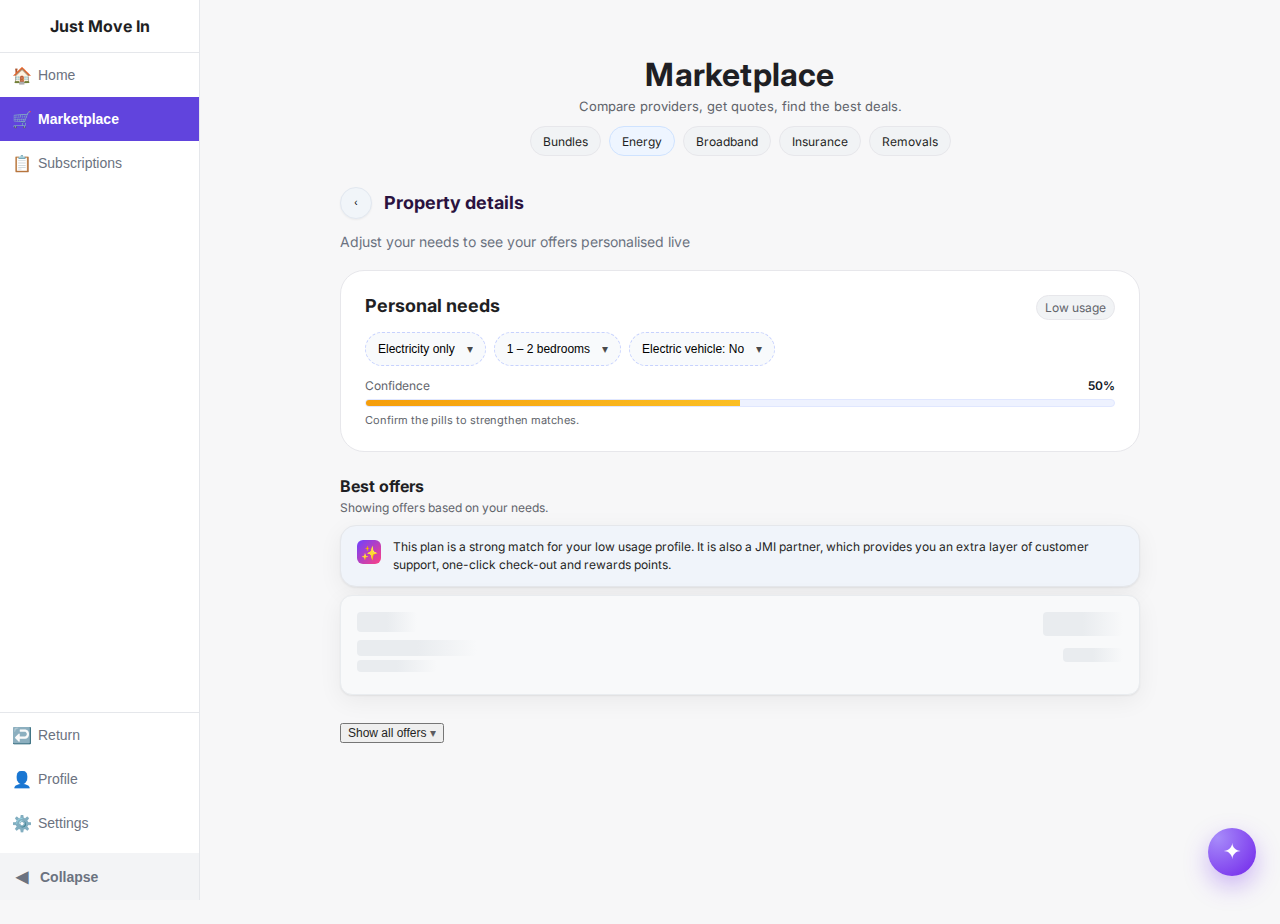
<file: index.html>
<!doctype html>
<html lang="en">
  <head>
    <meta charset="utf-8" />
    <meta name="viewport" content="width=device-width, initial-scale=1" />
    <title>Marketplace</title>
    <link rel="preconnect" href="https://fonts.googleapis.com" />
    <link rel="preconnect" href="https://fonts.gstatic.com" crossorigin />
    <link href="https://fonts.googleapis.com/css2?family=Inter:wght@400;500;600;700&display=swap" rel="stylesheet" />
    <link rel="stylesheet" href="styles.css" />
    <link rel="stylesheet" href="index.css" />
  </head>
  <body>
    <aside class="sidebar">
      <div class="brand">Just Move In</div>
      <nav class="icons">
        <button class="nav-item" onclick="window.location.href='checklist.html'">
          <span class="nav-icon">🏠</span>
          <span class="nav-label">Home</span>
        </button>
        <button class="nav-item active" onclick="window.location.href='index.html'">
          <span class="nav-icon">🛒</span>
          <span class="nav-label">Marketplace</span>
        </button>
        <button class="nav-item" onclick="window.location.href='subscriptions.html'">
          <span class="nav-icon">📋</span>
          <span class="nav-label">Subscriptions</span>
        </button>
      </nav>
      <div class="sidebar-bottom">
        <button class="nav-item" onclick="window.location.href='index-landing.html'">
          <span class="nav-icon">↩️</span>
          <span class="nav-label">Return</span>
        </button>
        <button class="nav-item">
          <span class="nav-icon">👤</span>
          <span class="nav-label">Profile</span>
        </button>
        <button class="nav-item">
          <span class="nav-icon">⚙️</span>
          <span class="nav-label">Settings</span>
        </button>
        <button class="nav-item collapse-btn" onclick="toggleSidebar()">
          <span class="nav-icon">◀</span>
          <span class="nav-label">Collapse</span>
        </button>
      </div>
    </aside>

    <main class="container">
      <header class="page-header">
        <h1>Marketplace</h1>
        <p class="subtitle">Compare providers, get quotes, find the best deals.</p>
        <div class="pill-row">
          <span class="pill">Bundles</span>
          <span class="pill pill-active">Energy</span>
          <span class="pill">Broadband</span>
          <span class="pill">Insurance</span>
          <span class="pill">Removals</span>
        </div>
      </header>

      <!-- Index Content Container -->
      <div class="index-container">
        <!-- Standalone HeaderBar for Property details -->
      <header class="headerbar">
        <button type="button" id="backBtn" aria-label="Go back" class="back-circle">‹</button>
        <h1 class="headerbar-title">Property details</h1>
      </header>

      <!-- Anchor for PersonalNeedsCard collapse logic -->
      <div id="personal-needs-anchor"></div>

      <!-- Helper text outside the card -->
      <p class="needs-helper-standalone">Adjust your needs to see your offers personalised live</p>

      <!-- Expanded PersonalNeedsCard (independent) -->
      <section id="personal-needs-full" class="needs-card" aria-hidden="false">
        <div class="needs-card-head"><h2 class="needs-headline">Personal needs</h2><span class="usage-chip" id="usageChip">Low usage</span></div>
        <div class="selectors">
          <button class="select" data-key="supply" data-values='["Electricity only","Dual fuel"]' aria-pressed="false">
            <span class="label">Electricity only</span>
            <span class="arrow" aria-hidden>▾</span>
          </button>
          <button class="select" data-key="bedrooms" data-values='["1 – 2 bedrooms","3 – 4 bedrooms","5+ bedrooms"]' aria-pressed="false">
            <span class="label">1 – 2 bedrooms</span>
            <span class="arrow" aria-hidden>▾</span>
          </button>
          <button class="select" data-key="ev" data-values='["Electric vehicle: No","Electric vehicle: Yes"]' aria-pressed="false">
            <span class="label">Electric vehicle: No</span>
            <span class="arrow" aria-hidden>▾</span>
          </button>
        </div>
        <div class="confidence">
          <div class="conf-head"><div class="label">Confidence</div><div id="confidencePercent" class="conf-pct">80%</div></div>
          <div class="bar" id="confidenceBar"><div class="bar-fill" id="confidenceFill" style="width:80%"></div></div>
          <div class="bar-caption" id="confidenceCaption">Initial estimate. Confirm the information on the pills above for stronger matched deals.</div>
        </div>
      </section>

      <!-- Collapsed sticky bar (hidden until scrolled) -->
      <aside id="needs-sticky" class="needs-sticky" role="button" tabindex="0" aria-expanded="false" aria-controls="personal-needs-full">
        <span class="sticky-label">My needs</span>
        <div class="sticky-pills">
          <div class="sticky-pills-row" id="stickyPillsRow"></div>
        </div>
        <span class="sticky-usage" id="stickyUsage">Low</span>
        <span class="sticky-chevron" aria-hidden>▴</span>
      </aside>

      <section class="best-offers">
        <h3>Best offers</h3>
        <p class="helper">Showing offers based on your needs.</p>

        <div class="info card">
          <div class="info-icon"></div>
          <div class="info-content">
            <p class="info-text">This plan is a strong match for your low usage profile. It is also a JMI partner, which provides you an extra layer of customer support, one-click check-out and rewards points.</p>
          </div>
        </div>

        <div id="bestOffers"></div>
        <button class="see-all" id="showAllOffersBtn">Show all offers <span class="chev">▾</span></button>
      </section>

      <section class="all-offers">
        <h3>All offers</h3>
        <p class="helper">Showing all offers available in the market</p>
        <div class="pill-row tight">
          <span class="pill">Fixed</span>
          <span class="pill">Variable</span>
          <span class="pill">Renewable energy</span>
        </div>
        <div id="allOffers"></div>
      </section>
      </div>
    </main>

    <template id="detailsTemplate">
      <div class="details-panel">
        <div class="details-body">
          <h4>Compare OVO plans</h4>
          <div class="compare">
            <div class="col">
              <div class="logo ovo">ovo</div>
              <div class="title">OVO 1 Year Fixed</div>
              <div class="attribute"><span class="attr-label">Pricing type:</span><span class="attr-value">Fixed (locked for 12 months)</span></div>
              <div class="attribute"><span class="attr-label">Contract length:</span><span class="attr-value">12 months</span></div>
              <div class="attribute"><span class="attr-label">Exit fees:</span><span class="attr-value">£50</span></div>
              <div class="attribute"><span class="attr-label">Protection:</span><span class="attr-value">Protection if prices rise</span></div>
              <div class="attribute"><span class="attr-label">Renewable %:</span><span class="attr-value">100%</span></div>
            </div>
            <div class="col">
              <div class="logo ovo">ovo</div>
              <div class="title">OVO Simpler Energy</div>
              <div class="attribute"><span class="attr-label">Pricing type:</span><span class="attr-value">Variable (follows market rates)</span></div>
              <div class="attribute"><span class="attr-label">Contract length:</span><span class="attr-value">Rolling contract</span></div>
              <div class="attribute"><span class="attr-label">Exit fees:</span><span class="attr-value">None</span></div>
              <div class="attribute"><span class="attr-label">Protection:</span><span class="attr-value">Flexibility to switch anytime</span></div>
              <div class="attribute"><span class="attr-label">Renewable %:</span><span class="attr-value">100%</span></div>
            </div>
          </div>
          <h4>About OVO Energy</h4>
          <div class="bio">
            <p>OVO Energy is the UK's largest independent energy supplier, committed to driving the zero carbon transition. All OVO customers receive 100% renewable electricity as standard, sourced from UK wind, solar and hydro. OVO is a certified B Corp, meaning they meet the highest standards of social and environmental performance, accountability, and transparency.</p>
            <div class="bio-actions">
              <button class="pill">What's my impact with renewables?</button>
              <button class="pill">Why 100% renewable?</button>
            </div>
          </div>
          <div class="footer-actions">
            <button class="primary">Choose plan</button>
            <button class="ghost close-details">Close Plan ▴</button>
          </div>
        </div>
      </div>
    </template>

    <button class="fab" aria-label="Ask Jay">✦</button>

  <script src="scenario-utils.js"></script>
  <script src="script.js"></script>
  <script>
    // Simple scenario detection and branding
    document.addEventListener('DOMContentLoaded', function() {
      console.log('INDEX PAGE LOADED');
      
      if (window.ScenarioUtils && window.ScenarioUtils.isEonScenario()) {
        console.log('E.ON SCENARIO DETECTED - Applying branding');
        window.ScenarioUtils.applyEonBrandingToComparison();
      } else if (window.ScenarioUtils && window.ScenarioUtils.isBgScenario()) {
        console.log('BG SCENARIO DETECTED - Applying branding');
        window.ScenarioUtils.applyBgBrandingToComparison();
      } else if (window.ScenarioUtils && window.ScenarioUtils.isOpenRentScenario()) {
        console.log('OPEN RENT SCENARIO DETECTED - Applying branding');
        window.ScenarioUtils.applyOpenRentBrandingToComparison();
        
        // Update menu label to "Contracts" for Open Rent scenario
        const navLabels = document.querySelectorAll('.nav-item .nav-label');
        navLabels.forEach(label => {
          if (label.textContent === 'Subscriptions') {
            label.textContent = 'Contracts';
            console.log('Updated sidebar menu label to Contracts');
          }
        });
      } else {
        console.log('No special scenario detected');
      }
    });
  </script>
</body>
</html>
</file>
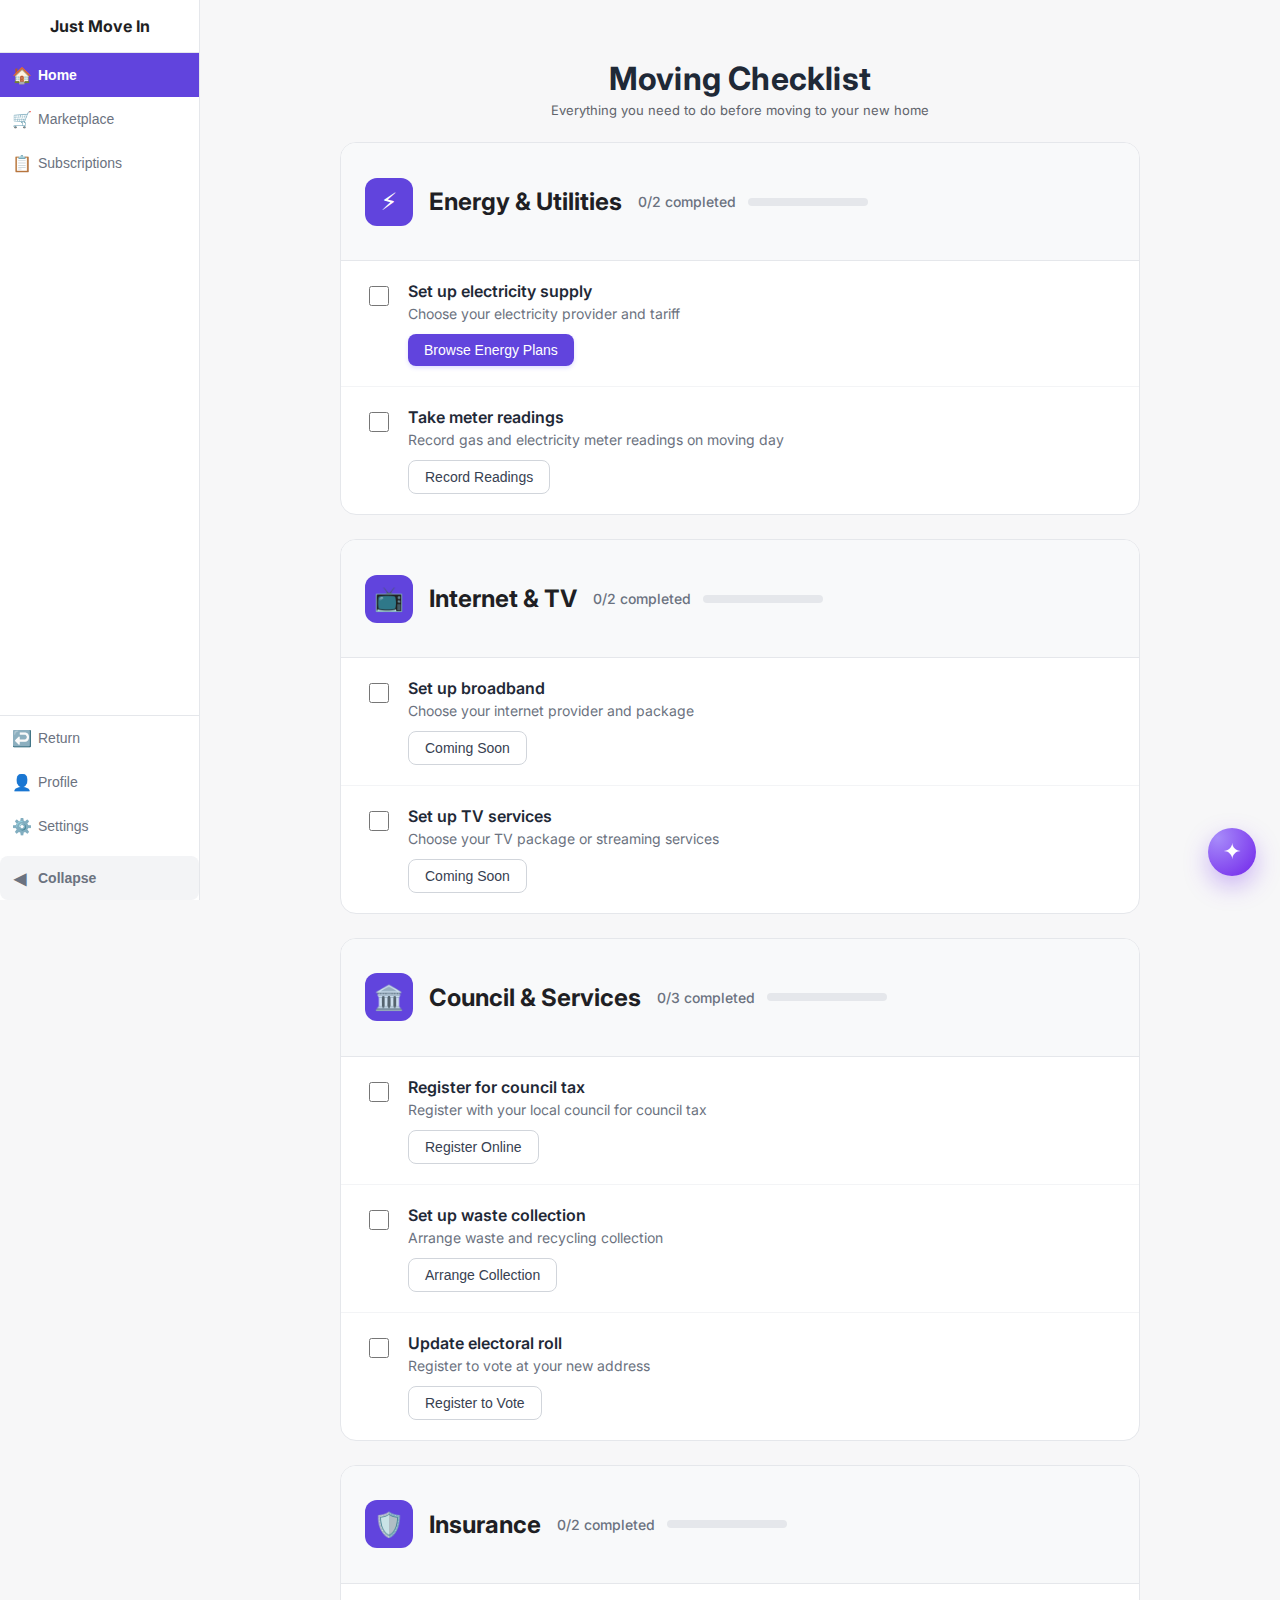
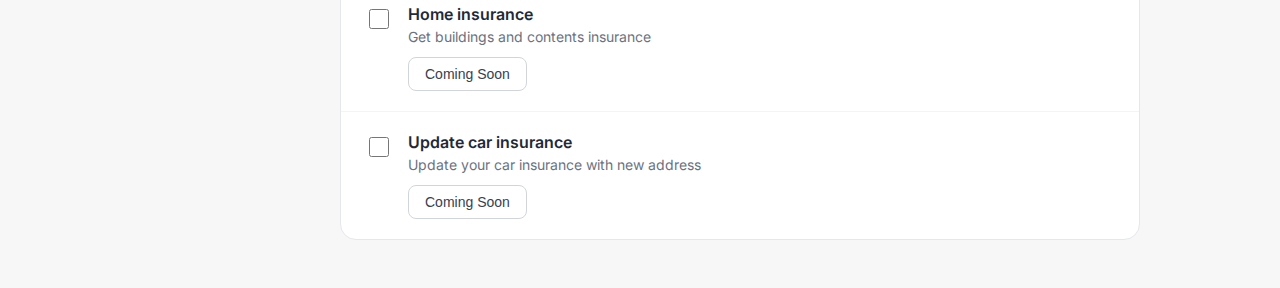
<file: checklist.html>
<!DOCTYPE html>
<html lang="en">
<head>
  <meta charset="UTF-8">
  <meta name="viewport" content="width=device-width, initial-scale=1.0">
  <title>Moving Checklist - Just Move In</title>
  <link rel="preconnect" href="https://fonts.googleapis.com" />
  <link rel="preconnect" href="https://fonts.gstatic.com" crossorigin />
  <link href="https://fonts.googleapis.com/css2?family=Inter:wght@400;500;600;700&display=swap" rel="stylesheet" />
  <link rel="stylesheet" href="styles.css">
  <link rel="stylesheet" href="checklist.css">
</head>
<body>
  <!-- Sidebar -->
  <aside class="sidebar">
    <div class="brand">Just Move In</div>
    <nav class="icons">
      <button class="nav-item active" onclick="window.location.href='checklist.html'">
        <span class="nav-icon">🏠</span>
        <span class="nav-label">Home</span>
      </button>
      <button class="nav-item" onclick="window.location.href='marketplace.html'">
        <span class="nav-icon">🛒</span>
        <span class="nav-label">Marketplace</span>
      </button>
      <button class="nav-item" onclick="window.location.href='subscriptions.html'">
        <span class="nav-icon">📋</span>
        <span class="nav-label">Subscriptions</span>
      </button>
    </nav>
    <div class="sidebar-bottom">
      <button class="nav-item" onclick="window.location.href='index-landing.html'">
        <span class="nav-icon">↩️</span>
        <span class="nav-label">Return</span>
      </button>
      <button class="nav-item">
        <span class="nav-icon">👤</span>
        <span class="nav-label">Profile</span>
      </button>
      <button class="nav-item">
        <span class="nav-icon">⚙️</span>
        <span class="nav-label">Settings</span>
      </button>
      <button class="nav-item collapse-btn" onclick="toggleSidebar()">
        <span class="nav-icon">◀</span>
        <span class="nav-label">Collapse</span>
      </button>
    </div>
  </aside>

  <!-- Main Content -->
  <main class="container">
    <!-- Page Header -->
    <header class="page-header">
      <h1>Moving Checklist</h1>
      <p class="page-subtitle">Everything you need to do before moving to your new home</p>
    </header>

    <!-- Checklist Content -->
    <div class="checklist-container">
      <!-- Energy Section -->
      <section class="checklist-section">
        <div class="section-header">
          <div class="section-icon">⚡</div>
          <h2>Energy & Utilities</h2>
          <div class="section-progress">
            <span class="progress-text">0/2 completed</span>
            <div class="progress-bar">
              <div class="progress-fill" style="width: 0%"></div>
            </div>
          </div>
        </div>
        <div class="checklist-items">
          <div class="checklist-item" data-category="energy">
            <div class="item-checkbox">
              <input type="checkbox" id="energy-1" />
              <label for="energy-1"></label>
            </div>
            <div class="item-content">
              <h3>Set up electricity supply</h3>
              <p>Choose your electricity provider and tariff</p>
              <div class="item-actions">
                <button class="action-btn primary" onclick="window.location.href='marketplace.html'">
                  Browse Energy Plans
                </button>
              </div>
              <div class="item-details" style="display: none;">
                <div class="details-content">
                  <h4>Provider Details</h4>
                  <div class="provider-summary">
                    <div class="provider-info">
                      <div class="provider-logo ovo">OVO</div>
                      <div class="provider-plan">OVO 1 Year Fixed</div>
                    </div>
                    <div class="provider-details">
                      <div class="detail-row">
                        <span class="detail-label">Unit Rate:</span>
                        <span class="detail-value">24.5p/kWh</span>
                      </div>
                      <div class="detail-row">
                        <span class="detail-label">Standing Charge:</span>
                        <span class="detail-value">45.2p/day</span>
                      </div>
                      <div class="detail-row">
                        <span class="detail-label">Contract Length:</span>
                        <span class="detail-value">12 months</span>
                      </div>
                      <div class="detail-row">
                        <span class="detail-label">Exit Fee:</span>
                        <span class="detail-value">£50</span>
                      </div>
                    </div>
                  </div>
                </div>
              </div>
            </div>
          </div>
          
          <div class="checklist-item" data-category="energy">
            <div class="item-checkbox">
              <input type="checkbox" id="energy-3" />
              <label for="energy-3"></label>
            </div>
            <div class="item-content">
              <h3>Take meter readings</h3>
              <p>Record gas and electricity meter readings on moving day</p>
              <div class="item-actions">
                <button class="action-btn secondary">
                  Record Readings
                </button>
              </div>
            </div>
          </div>
        </div>
      </section>

      <!-- Internet & TV Section -->
      <section class="checklist-section">
        <div class="section-header">
          <div class="section-icon">📺</div>
          <h2>Internet & TV</h2>
          <div class="section-progress">
            <span class="progress-text">0/2 completed</span>
            <div class="progress-bar">
              <div class="progress-fill" style="width: 0%"></div>
            </div>
          </div>
        </div>
        <div class="checklist-items">
          <div class="checklist-item" data-category="internet">
            <div class="item-checkbox">
              <input type="checkbox" id="internet-1" />
              <label for="internet-1"></label>
            </div>
            <div class="item-content">
              <h3>Set up broadband</h3>
              <p>Choose your internet provider and package</p>
              <div class="item-actions">
                <button class="action-btn secondary">
                  Coming Soon
                </button>
              </div>
            </div>
          </div>
          
          <div class="checklist-item" data-category="internet">
            <div class="item-checkbox">
              <input type="checkbox" id="internet-2" />
              <label for="internet-2"></label>
            </div>
            <div class="item-content">
              <h3>Set up TV services</h3>
              <p>Choose your TV package or streaming services</p>
              <div class="item-actions">
                <button class="action-btn secondary">
                  Coming Soon
                </button>
              </div>
            </div>
          </div>
        </div>
      </section>

      <!-- Council & Services Section -->
      <section class="checklist-section">
        <div class="section-header">
          <div class="section-icon">🏛️</div>
          <h2>Council & Services</h2>
          <div class="section-progress">
            <span class="progress-text">0/3 completed</span>
            <div class="progress-bar">
              <div class="progress-fill" style="width: 0%"></div>
            </div>
          </div>
        </div>
        <div class="checklist-items">
          <div class="checklist-item" data-category="council">
            <div class="item-checkbox">
              <input type="checkbox" id="council-1" />
              <label for="council-1"></label>
            </div>
            <div class="item-content">
              <h3>Register for council tax</h3>
              <p>Register with your local council for council tax</p>
              <div class="item-actions">
                <button class="action-btn secondary">
                  Register Online
                </button>
              </div>
            </div>
          </div>
          
          <div class="checklist-item" data-category="council">
            <div class="item-checkbox">
              <input type="checkbox" id="council-2" />
              <label for="council-2"></label>
            </div>
            <div class="item-content">
              <h3>Set up waste collection</h3>
              <p>Arrange waste and recycling collection</p>
              <div class="item-actions">
                <button class="action-btn secondary">
                  Arrange Collection
                </button>
              </div>
            </div>
          </div>
          
          <div class="checklist-item" data-category="council">
            <div class="item-checkbox">
              <input type="checkbox" id="council-3" />
              <label for="council-3"></label>
            </div>
            <div class="item-content">
              <h3>Update electoral roll</h3>
              <p>Register to vote at your new address</p>
              <div class="item-actions">
                <button class="action-btn secondary">
                  Register to Vote
                </button>
              </div>
            </div>
          </div>
        </div>
      </section>

      <!-- Insurance Section -->
      <section class="checklist-section">
        <div class="section-header">
          <div class="section-icon">🛡️</div>
          <h2>Insurance</h2>
          <div class="section-progress">
            <span class="progress-text">0/2 completed</span>
            <div class="progress-bar">
              <div class="progress-fill" style="width: 0%"></div>
            </div>
          </div>
        </div>
        <div class="checklist-items">
          <div class="checklist-item" data-category="insurance">
            <div class="item-checkbox">
              <input type="checkbox" id="insurance-1" />
              <label for="insurance-1"></label>
            </div>
            <div class="item-content">
              <h3>Home insurance</h3>
              <p>Get buildings and contents insurance</p>
              <div class="item-actions">
                <button class="action-btn secondary">
                  Coming Soon
                </button>
              </div>
            </div>
          </div>
          
          <div class="checklist-item" data-category="insurance">
            <div class="item-checkbox">
              <input type="checkbox" id="insurance-2" />
              <label for="insurance-2"></label>
            </div>
            <div class="item-content">
              <h3>Update car insurance</h3>
              <p>Update your car insurance with new address</p>
              <div class="item-actions">
                <button class="action-btn secondary">
                  Coming Soon
                </button>
              </div>
            </div>
          </div>
        </div>
      </section>
    </div>

  </main>

  <!-- FAB -->
  <button class="fab" aria-label="Ask Jay">✦</button>

  <script src="scenario-utils.js"></script>
  <script src="script.js"></script>
  <script src="checklist.js"></script>
</body>
</html>
</file>
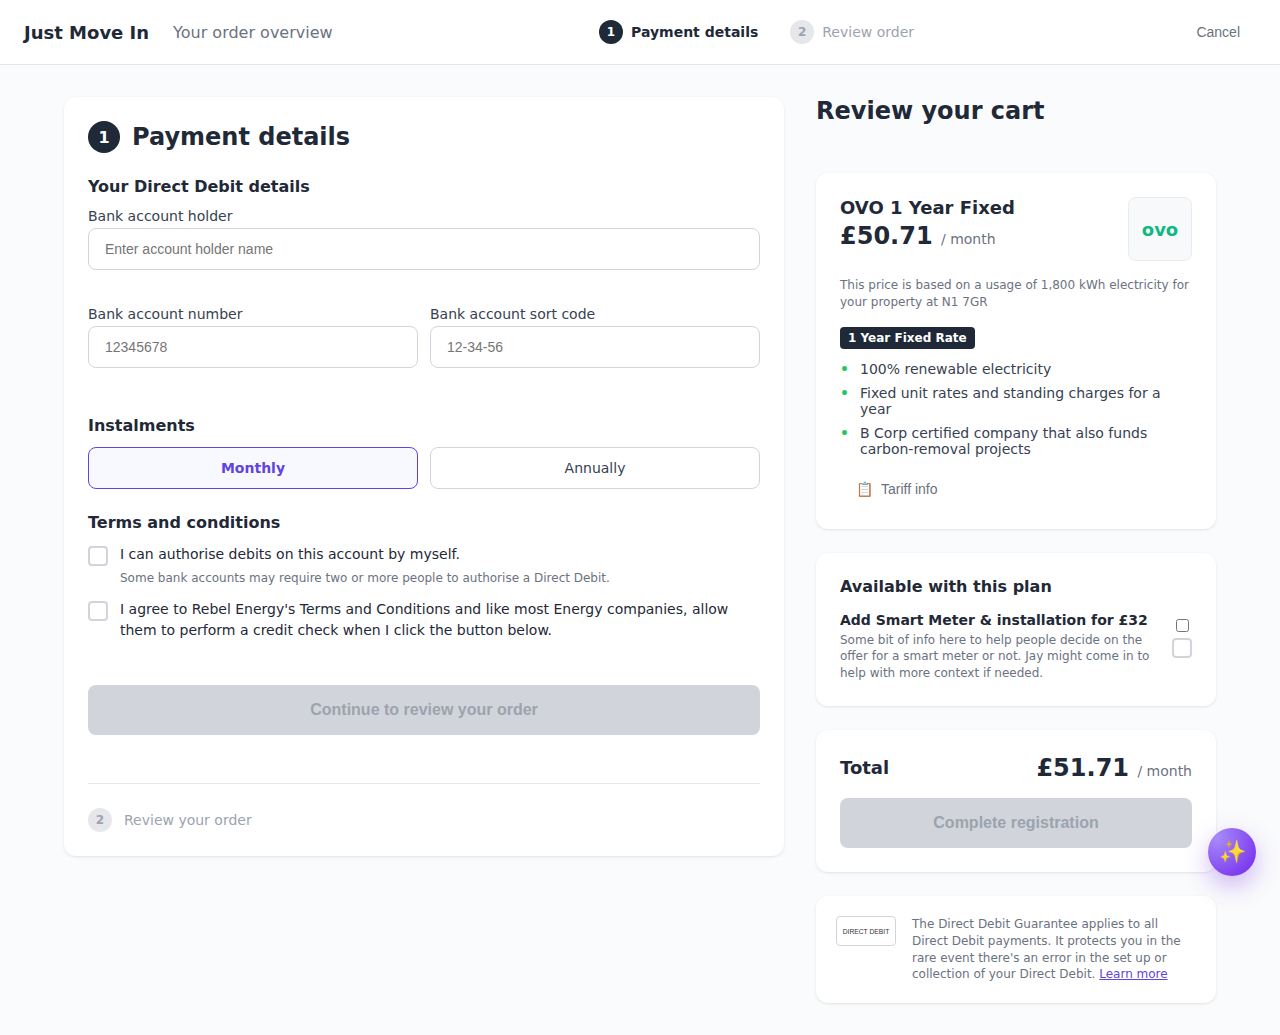
<file: checkout.html>
<!DOCTYPE html>
<html lang="en">
<head>
  <meta charset="UTF-8">
  <meta name="viewport" content="width=device-width, initial-scale=1.0">
  <title>Checkout - Just Move In</title>
  <link rel="stylesheet" href="styles.css">
  <link rel="stylesheet" href="checkout.css">
</head>
<body>
  <div class="checkout-layout">
    <!-- Header -->
    <header class="checkout-header">
      <div class="header-left">
        <div class="brand">Just Move In</div>
        <div class="checkout-title">Your order overview</div>
      </div>
      
      <!-- Progress Steps -->
      <div class="progress-steps">
        <div class="step active">
          <span class="step-number">1</span>
          <span class="step-label">Payment details</span>
        </div>
        <div class="step">
          <span class="step-number">2</span>
          <span class="step-label">Review order</span>
        </div>
      </div>
      
      <!-- Cancel Button -->
      <button class="cancel-btn" id="cancelBtn">Cancel</button>
    </header>

    <!-- Main Content -->
    <main class="checkout-main">
      <!-- Left Column - Payment Details -->
      <div class="payment-section">
        <div class="section-header">
          <span class="section-number">1</span>
          <h2 class="section-title">Payment details</h2>
        </div>

        <!-- Direct Debit Form -->
        <form id="paymentForm" class="payment-form">
          <div class="form-section">
            <h3 class="form-section-title">Your Direct Debit details</h3>
            
            <div class="form-group">
              <label for="accountHolder" class="form-label">Bank account holder</label>
              <input 
                type="text" 
                id="accountHolder" 
                name="accountHolder" 
                class="form-input" 
                required
                placeholder="Enter account holder name"
              >
              <div class="error-message" id="accountHolderError"></div>
            </div>

            <div class="form-row">
              <div class="form-group">
                <label for="accountNumber" class="form-label">Bank account number</label>
                <input 
                  type="text" 
                  id="accountNumber" 
                  name="accountNumber" 
                  class="form-input" 
                  required
                  placeholder="12345678"
                  maxlength="8"
                  pattern="[0-9]{8}"
                >
                <div class="error-message" id="accountNumberError"></div>
              </div>
              
              <div class="form-group">
                <label for="sortCode" class="form-label">Bank account sort code</label>
                <input 
                  type="text" 
                  id="sortCode" 
                  name="sortCode" 
                  class="form-input" 
                  required
                  placeholder="12-34-56"
                  maxlength="8"
                  pattern="[0-9]{2}-[0-9]{2}-[0-9]{2}"
                >
                <div class="error-message" id="sortCodeError"></div>
              </div>
            </div>
          </div>

          <!-- Instalments -->
          <div class="form-section">
            <h3 class="form-section-title">Instalments</h3>
            <div class="instalment-options">
              <label class="instalment-option">
                <input type="radio" name="instalment" value="monthly" checked>
                <span class="instalment-label">Monthly</span>
              </label>
              <label class="instalment-option">
                <input type="radio" name="instalment" value="annually">
                <span class="instalment-label">Annually</span>
              </label>
            </div>
          </div>

          <!-- Terms and Conditions -->
          <div class="form-section">
            <h3 class="form-section-title">Terms and conditions</h3>
            
            <div class="checkbox-group">
              <label class="checkbox-label">
                <input type="checkbox" id="authoriseDebit" name="authoriseDebit" required>
                <span class="checkbox-custom"></span>
                <div class="checkbox-content">
                  <div class="checkbox-text">I can authorise debits on this account by myself.</div>
                  <div class="checkbox-subtext">Some bank accounts may require two or more people to authorise a Direct Debit.</div>
                </div>
              </label>
            </div>

            <div class="checkbox-group">
              <label class="checkbox-label">
                <input type="checkbox" id="agreeTerms" name="agreeTerms" required>
                <span class="checkbox-custom"></span>
                <div class="checkbox-content">
                  <div class="checkbox-text">I agree to Rebel Energy's Terms and Conditions and like most Energy companies, allow them to perform a credit check when I click the button below.</div>
                </div>
              </label>
            </div>
          </div>

          <!-- Continue Button -->
          <button type="submit" class="continue-btn" id="continueBtn" disabled>
            Continue to review your order
          </button>
        </form>

        <!-- Step 2 Preview -->
        <div class="step-preview" id="step2Preview">
          <div class="step-preview-header">
            <span class="step-number inactive">2</span>
            <span class="step-label inactive">Review your order</span>
          </div>
        </div>
      </div>

      <!-- Step 2 - Review Order (Hidden initially) -->
      <div class="review-section" id="reviewSection" style="display: none;">
      <!-- Step 1 Collapsed Card -->
      <div class="step-collapsed" id="step1Collapsed" style="display: none;">
        <div class="collapsed-header">
          <div class="step-indicator">
            <span class="step-number completed">✓</span>
            <span class="step-label">Payment details</span>
          </div>
          <button type="button" class="edit-btn" aria-label="Edit payment details">
            <span class="edit-icon">✏️</span>
            <span class="edit-text">Edit</span>
          </button>
        </div>
      </div>

        <!-- Step 2 Content -->
        <div class="section-header">
          <span class="section-number">2</span>
          <h2 class="section-title">Review your order</h2>
        </div>

        <form id="reviewForm" class="review-form">
          <!-- Personal Details Section -->
          <div class="form-section">
            <h3 class="form-section-title">Your personal details</h3>
            
            <div class="form-group">
              <label for="reviewAddress" class="form-label">Your address</label>
              <input 
                type="text" 
                id="reviewAddress" 
                name="reviewAddress" 
                class="form-input readonly" 
                value="1 Test Street, Bournemouth BH2 5LP"
                readonly
              >
            </div>

            <div class="form-group">
              <label for="reviewName" class="form-label">Your name</label>
              <input 
                type="text" 
                id="reviewName" 
                name="reviewName" 
                class="form-input readonly" 
                value="Joe Blogs"
                readonly
              >
            </div>
          </div>

          <!-- Payment Information Section -->
          <div class="form-section">
            <h3 class="form-section-title">Payment information & Payment date</h3>
            
            <div class="form-row">
              <div class="form-group">
                <label for="reviewAccountNumber" class="form-label">Bank account number</label>
                <input 
                  type="text" 
                  id="reviewAccountNumber" 
                  name="reviewAccountNumber" 
                  class="form-input readonly" 
                  readonly
                >
              </div>
              
              <div class="form-group">
                <label for="reviewSortCode" class="form-label">Bank account sort code</label>
                <input 
                  type="text" 
                  id="reviewSortCode" 
                  name="reviewSortCode" 
                  class="form-input readonly" 
                  readonly
                >
              </div>
            </div>

            <div class="form-group payment-date-group">
              <label for="nextPaymentDate" class="form-label">Next payment date</label>
              <div class="payment-date-wrapper">
                <input 
                  type="text" 
                  id="nextPaymentDate" 
                  name="nextPaymentDate" 
                  class="form-input readonly" 
                  value="01/09/2025"
                  readonly
                >
              <button type="button" class="info-icon" id="paymentDateInfo">
                <span class="icon">ℹ</span>
              </button>
              </div>
              
              <!-- Payment Date Tooltip -->
              <div class="payment-tooltip" id="paymentTooltip" style="display: none;">
                <div class="tooltip-content">
                  <p>This will be live from 25th July, same day as you move in</p>
                  <button type="button" class="follow-up-btn" id="followUpJay">Follow up with Jay</button>
                </div>
              </div>
            </div>
          </div>
        </form>
      </div>

      <!-- Right Column - Review Cart -->
      <div class="cart-section">
        <div class="section-header">
          <h2 class="section-title">Review your cart</h2>
        </div>

        <!-- Plan Card -->
        <div class="plan-card">
          <div class="plan-header">
            <div class="plan-info">
              <div class="plan-name">OVO 1 Year Fixed</div>
              <div class="plan-price">£50.71 <span class="price-period">/ month</span></div>
            </div>
            <div class="plan-logo">
              <span class="logo-text ovo">ovo</span>
            </div>
          </div>
          
          <div class="plan-description">
            This price is based on a usage of 1,800 kWh electricity for your property at N1 7GR
          </div>
          
          <div class="plan-features">
            <div class="plan-type">1 Year Fixed Rate</div>
            <ul class="feature-list">
              <li>100% renewable electricity</li>
              <li>Fixed unit rates and standing charges for a year</li>
              <li>B Corp certified company that also funds carbon-removal projects</li>
            </ul>
          </div>

          <!-- Tariff Info Button -->
          <button class="tariff-info-btn" id="tariffInfoBtn">
            <span class="tariff-icon">📋</span>
            Tariff info
          </button>
        </div>

        <!-- Available with this plan (hidden in step 2) -->
        <div class="addon-section" id="addonSection">
          <h3 class="addon-title">Available with this plan</h3>
          <div class="addon-item">
            <div class="addon-content">
              <div class="addon-name">Add Smart Meter & installation for £32</div>
              <div class="addon-description">Some bit of info here to help people decide on the offer for a smart meter or not. Jay might come in to help with more context if needed.</div>
            </div>
            <label class="addon-checkbox">
              <input type="checkbox" id="smartMeter" name="smartMeter">
              <span class="checkbox-custom"></span>
            </label>
          </div>
        </div>

        <!-- Total -->
        <div class="total-section">
          <div class="total-row">
            <span class="total-label">Total</span>
            <span class="total-amount">£51.71 <span class="total-period">/ month</span></span>
          </div>
          <button class="complete-registration-btn" disabled>
            Complete registration
          </button>
        </div>

        <!-- Direct Debit Guarantee (hidden in step 2) -->
        <div class="guarantee-section" id="guaranteeSection">
          <div class="guarantee-logo">
            <img src="data:image/svg+xml,%3Csvg xmlns='http://www.w3.org/2000/svg' viewBox='0 0 100 50'%3E%3Ctext x='50' y='30' text-anchor='middle' font-family='Arial' font-size='12' fill='%23333'%3EDIRECT DEBIT%3C/text%3E%3C/svg%3E" alt="Direct Debit" class="dd-logo">
          </div>
          <div class="guarantee-text">
            The Direct Debit Guarantee applies to all Direct Debit payments. It protects you in the rare event there's an error in the set up or collection of your Direct Debit. 
            <a href="#" class="learn-more-link">Learn more</a>
          </div>
        </div>
      </div>
    </main>

    <!-- FAB (reused component) -->
    <button class="fab" id="fabButton">✨</button>

    <!-- Jay Chat Panel (reused component) -->
    <div id="chatPanel" class="jay-chat-panel" style="display: none;">
      <div id="chatHeader" class="jay-chat-header">Jay <span style="opacity:.8; font-size:12px">↗</span></div>
      <div id="chatBody" class="jay-chat-body"></div>
      <div id="chatPrompts" class="jay-chat-prompts">
        <button class="chat-prompt" data-suggest="How secure is Direct Debit?">How secure is Direct Debit?</button>
        <button class="chat-prompt" data-suggest="What happens if I want to cancel?">What happens if I want to cancel?</button>
      </div>
      <div id="chatFooter" class="jay-chat-footer">
        <input id="chatInput" placeholder="Ask anything..." />
        <button id="chatSend" class="chat-send-btn">Send</button>
      </div>
    </div>
  </div>

  <script src="scenario-utils.js"></script>
  <script>
    // Simple scenario detection and branding
    document.addEventListener('DOMContentLoaded', function() {
      console.log('CHECKOUT PAGE LOADED');
      
      if (window.ScenarioUtils.isEonScenario()) {
        console.log('E.ON SCENARIO DETECTED - Applying branding');
        window.ScenarioUtils.applyEonBrandingToCheckout();
      } else if (window.ScenarioUtils.isBgScenario()) {
        console.log('BG SCENARIO DETECTED - Applying branding');
        window.ScenarioUtils.applyBgBrandingToCheckout();
      } else if (window.ScenarioUtils.isOpenRentScenario()) {
        console.log('OPEN RENT SCENARIO DETECTED - Applying branding');
        window.ScenarioUtils.applyOpenRentBrandingToCheckout();
      } else {
        console.log('No special scenario detected');
      }
    });
  </script>
  <script src="checkout.js"></script>
</body>
</html>
</file>
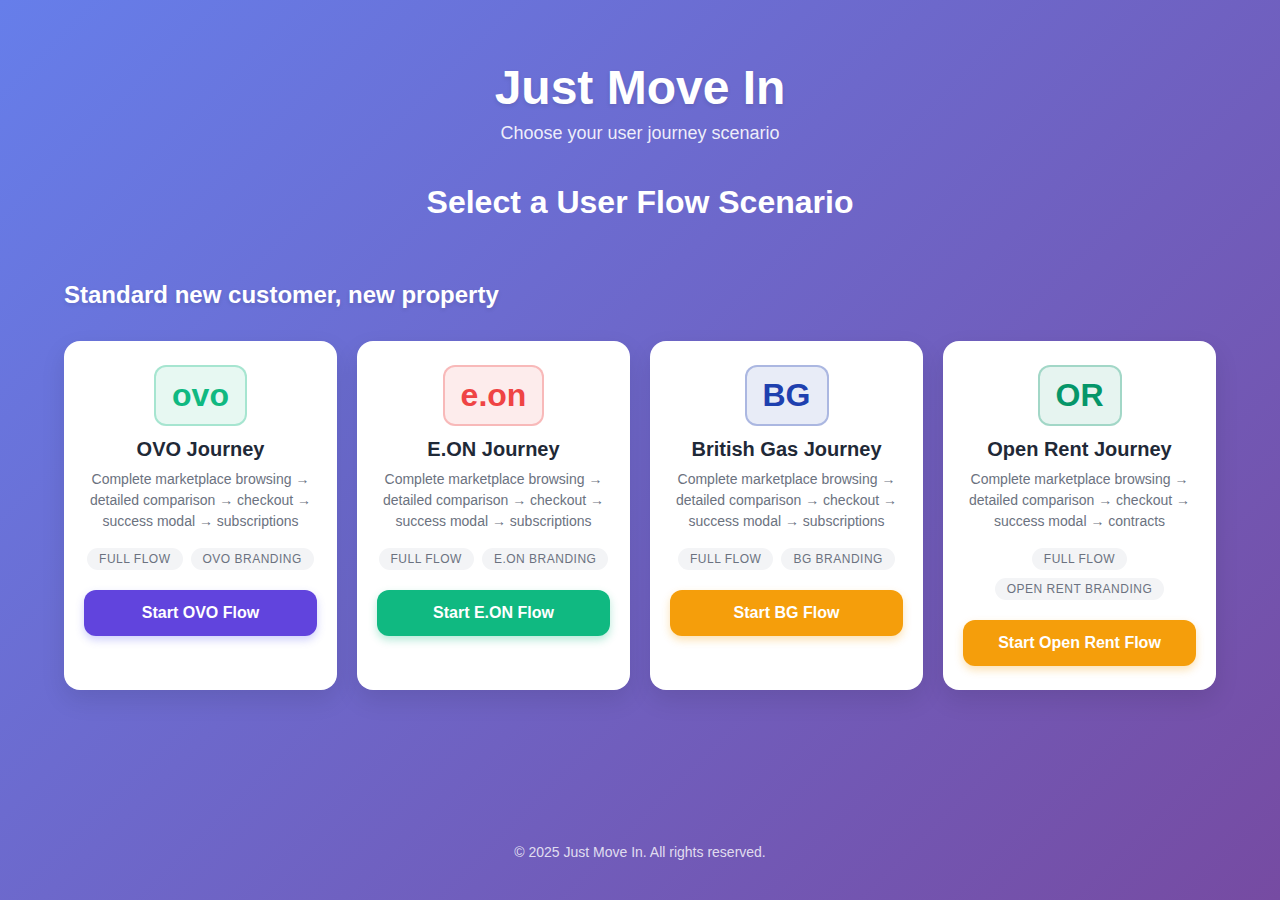
<file: index-landing.html>
<!DOCTYPE html>
<html lang="en">
<head>
  <meta charset="UTF-8">
  <meta name="viewport" content="width=device-width, initial-scale=1.0">
  <title>Just Move In - Flow Scenarios</title>
  <link rel="stylesheet" href="landing.css">
</head>
<body>
  <div class="landing-container">
    <!-- Header -->
    <header class="landing-header">
      <div class="brand-logo">
        <h1>Just Move In</h1>
        <p class="tagline">Choose your user journey scenario</p>
      </div>
    </header>

    <!-- Main Content -->
    <main class="scenarios-grid">
      <h2 class="scenarios-title">Select a User Flow Scenario</h2>
      
      <!-- Standard New Customer Section -->
      <section class="scenario-section">
        <h3 class="section-title">Standard new customer, new property</h3>
        <div class="scenario-cards">
          <!-- Scenario 1: OVO Journey -->
          <div class="scenario-card">
            <div class="scenario-icon ovo-logo">ovo</div>
            <h3 class="scenario-title">OVO Journey</h3>
            <p class="scenario-description">
              Complete marketplace browsing → detailed comparison → checkout → success modal → subscriptions
            </p>
            <div class="scenario-features">
              <span class="feature-tag">Full Flow</span>
              <span class="feature-tag">OVO Branding</span>
            </div>
            <button class="scenario-btn primary" data-scenario="standard">
              Start OVO Flow
            </button>
          </div>

          <!-- Scenario 2: E.ON Journey -->
          <div class="scenario-card">
            <div class="scenario-icon eon-logo">e.on</div>
            <h3 class="scenario-title">E.ON Journey</h3>
            <p class="scenario-description">
              Complete marketplace browsing → detailed comparison → checkout → success modal → subscriptions
            </p>
            <div class="scenario-features">
              <span class="feature-tag">Full Flow</span>
              <span class="feature-tag">E.ON Branding</span>
            </div>
            <button class="scenario-btn secondary" data-scenario="eon">
              Start E.ON Flow
            </button>
          </div>

          <!-- Scenario 3: British Gas Journey -->
          <div class="scenario-card">
            <div class="scenario-icon bg-logo">BG</div>
            <h3 class="scenario-title">British Gas Journey</h3>
            <p class="scenario-description">
              Complete marketplace browsing → detailed comparison → checkout → success modal → subscriptions
            </p>
            <div class="scenario-features">
              <span class="feature-tag">Full Flow</span>
              <span class="feature-tag">BG Branding</span>
            </div>
            <button class="scenario-btn tertiary" data-scenario="bg">
              Start BG Flow
            </button>
          </div>

          <div class="scenario-card">
            <div class="scenario-icon openrent-logo">OR</div>
            <h3 class="scenario-title">Open Rent Journey</h3>
            <p class="scenario-description">
              Complete marketplace browsing → detailed comparison → checkout → success modal → contracts
            </p>
            <div class="scenario-features">
              <span class="feature-tag">Full Flow</span>
              <span class="feature-tag">Open Rent Branding</span>
            </div>
            <button class="scenario-btn tertiary" data-scenario="openrent">
              Start Open Rent Flow
            </button>
          </div>
        </div>
      </section>

    </main>

    <!-- Footer -->
    <footer class="landing-footer">
      <p>&copy; 2025 Just Move In. All rights reserved.</p>
    </footer>
  </div>

  <script src="landing.js"></script>
</body>
</html>
</file>
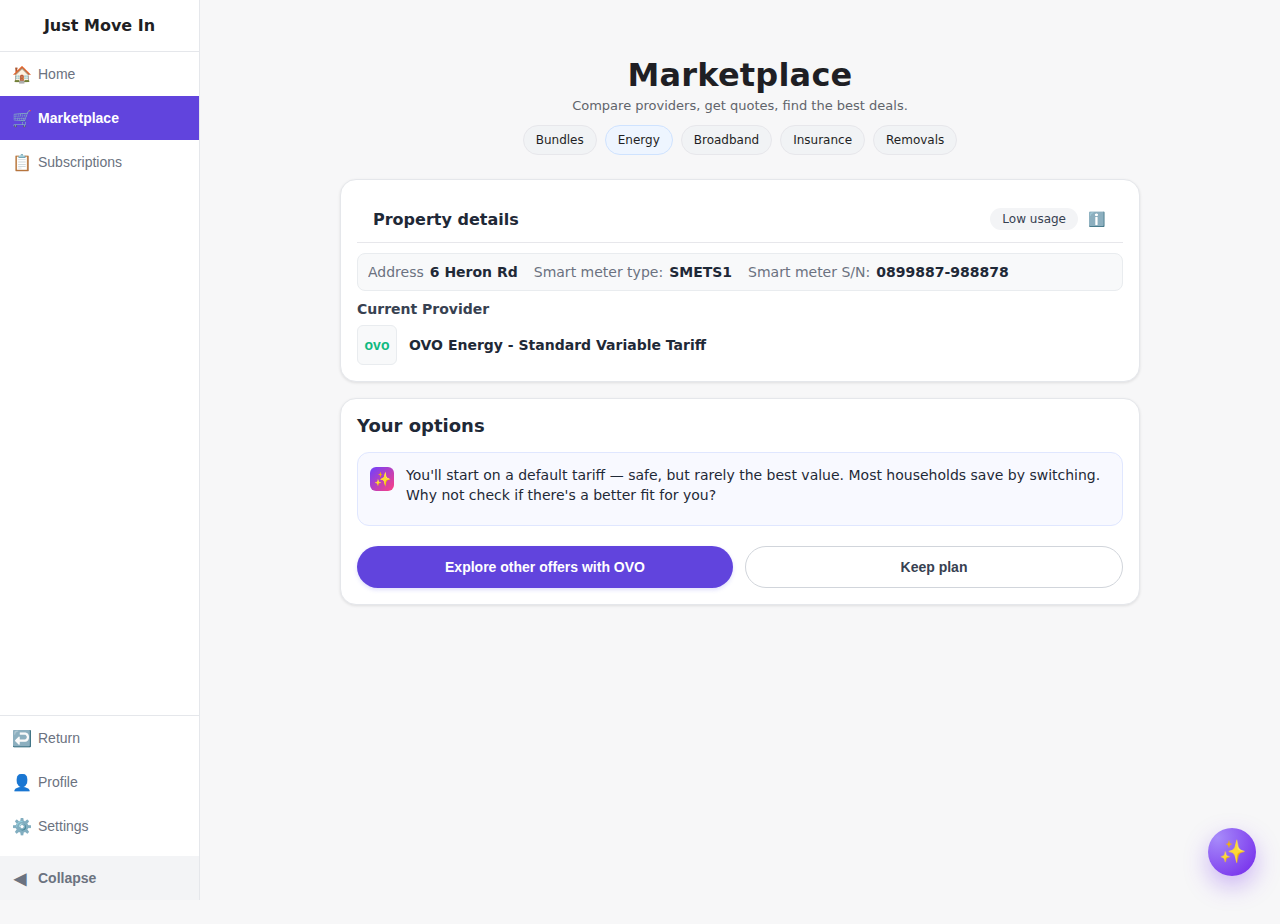
<file: marketplace.html>
<!DOCTYPE html>
<html lang="en">
<head>
  <meta charset="UTF-8">
  <meta name="viewport" content="width=device-width, initial-scale=1.0">
  <title>Marketplace - Just Move In</title>
  <link rel="stylesheet" href="styles.css">
  <link rel="stylesheet" href="marketplace.css">
</head>
<body>
  <div class="page-layout">
    <!-- Sidebar (reused component) -->
    <aside class="sidebar">
      <div class="brand">Just Move In</div>
      <nav class="icons">
        <button class="nav-item" onclick="window.location.href='checklist.html'">
          <span class="nav-icon">🏠</span>
          <span class="nav-label">Home</span>
        </button>
        <button class="nav-item active" onclick="window.location.href='marketplace.html'">
          <span class="nav-icon">🛒</span>
          <span class="nav-label">Marketplace</span>
        </button>
        <button class="nav-item" onclick="window.location.href='subscriptions.html'">
          <span class="nav-icon">📋</span>
          <span class="nav-label">Subscriptions</span>
        </button>
      </nav>
      <div class="sidebar-bottom">
        <button class="nav-item" onclick="window.location.href='index-landing.html'">
          <span class="nav-icon">↩️</span>
          <span class="nav-label">Return</span>
        </button>
        <button class="nav-item">
          <span class="nav-icon">👤</span>
          <span class="nav-label">Profile</span>
        </button>
        <button class="nav-item">
          <span class="nav-icon">⚙️</span>
          <span class="nav-label">Settings</span>
        </button>
        <button class="nav-item collapse-btn" onclick="toggleSidebar()">
          <span class="nav-icon">◀</span>
          <span class="nav-label">Collapse</span>
        </button>
      </div>
    </aside>

    <!-- Main Content -->
    <main class="container">
      <!-- Page Header (same component as main page) -->
      <header class="page-header">
        <h1>Marketplace</h1>
        <p class="subtitle">Compare providers, get quotes, find the best deals.</p>
        <div class="pill-row">
          <span class="pill">Bundles</span>
          <span class="pill pill-active">Energy</span>
          <span class="pill">Broadband</span>
          <span class="pill">Insurance</span>
          <span class="pill">Removals</span>
        </div>
      </header>

      <!-- Marketplace Content Container -->
      <div class="marketplace-container">
        <!-- Property Details Card (includes current provider) -->
        <section class="property-card card">
        <div class="card-header">
          <h2 class="card-title">Property details</h2>
          <div class="usage-indicator">
            <span class="usage-label">Low usage</span>
            <button class="usage-tooltip-trigger" data-tooltip="low-usage">ℹ️</button>
          </div>
        </div>
        
        <div class="property-info">
          <div class="property-details-single-row">
            <div class="property-field">
              <label class="field-label">Address</label>
              <span class="field-value">6 Heron Rd</span>
            </div>
            <div class="property-field">
              <label class="field-label">Smart meter type:</label>
              <span class="field-value">SMETS1</span>
            </div>
            <div class="property-field">
              <label class="field-label">Smart meter S/N:</label>
              <span class="field-value">0899887-988878</span>
            </div>
          </div>
        </div>
        
        <div class="provider-section">
          <h3 class="provider-section-title">Current Provider</h3>
          <div class="provider-info">
            <div class="provider-logo">
              <span class="logo-text ovo">ovo</span>
            </div>
            <div class="provider-name">OVO Energy - Standard Variable Tariff</div>
          </div>
        </div>
      </section>

      <!-- Your Options Card (with Jay analysis) -->
      <section class="options-card card">
        <h2 class="card-title">Your options</h2>
        
        <!-- Jay Analysis (reused component) -->
        <div class="jay-analysis">
          <div class="analysis-icon">✨</div>
          <div class="analysis-content">
            <p class="analysis-text">You'll start on a default tariff — safe, but rarely the best value. Most households save by switching. Why not check if there's a better fit for you?</p>
          </div>
        </div>
        
        <!-- Action Buttons -->
        <div class="action-buttons">
          <button class="btn-primary" id="exploreOffersBtn">Explore other offers with OVO</button>
          <button class="btn-secondary" id="keepPlanBtn">Keep plan</button>
        </div>
      </section>
      </div>
    </main>

    <!-- FAB (reused component) -->
    <button class="fab" id="fabButton">✨</button>

    <!-- Jay Chat Panel (reused component) -->
    <div id="chatPanel" class="jay-chat-panel" style="display: none;">
      <div id="chatHeader" class="jay-chat-header">Jay <span style="opacity:.8; font-size:12px">↗</span></div>
      <div id="chatBody" class="jay-chat-body"></div>
      <div id="chatPrompts" class="jay-chat-prompts">
        <button class="chat-prompt" data-suggest="How much could I save by switching?">How much could I save by switching?</button>
        <button class="chat-prompt" data-suggest="What's the difference between fixed and variable rates?">What's the difference between fixed and variable rates?</button>
      </div>
      <div id="chatFooter" class="jay-chat-footer">
        <input id="chatInput" placeholder="Ask anything..." />
        <button id="chatSend" class="chat-send-btn">Send</button>
      </div>
    </div>
  </div>

  <script src="scenario-utils.js"></script>
  <script src="script.js"></script>
  <script>
    // Simple scenario detection and branding
    document.addEventListener('DOMContentLoaded', function() {
      console.log('MARKETPLACE PAGE LOADED');
      
      if (window.ScenarioUtils.isEonScenario()) {
        console.log('E.ON SCENARIO DETECTED - Applying branding');
        window.ScenarioUtils.applyEonBrandingToMarketplace();
      } else if (window.ScenarioUtils.isBgScenario()) {
        console.log('BG SCENARIO DETECTED - Applying branding');
        window.ScenarioUtils.applyBgBrandingToMarketplace();
      } else if (window.ScenarioUtils.isOpenRentScenario()) {
        console.log('OPEN RENT SCENARIO DETECTED - Applying branding');
        window.ScenarioUtils.applyOpenRentBrandingToMarketplace();
        
        // Update menu label to "Contracts" for Open Rent scenario
        const navLabels = document.querySelectorAll('.nav-item .nav-label');
        navLabels.forEach(label => {
          if (label.textContent === 'Subscriptions') {
            label.textContent = 'Contracts';
            console.log('Updated sidebar menu label to Contracts');
          }
        });
      } else {
        console.log('No special scenario detected');
      }
    });
  </script>
  <script src="marketplace.js"></script>
</body>
</html>
</file>
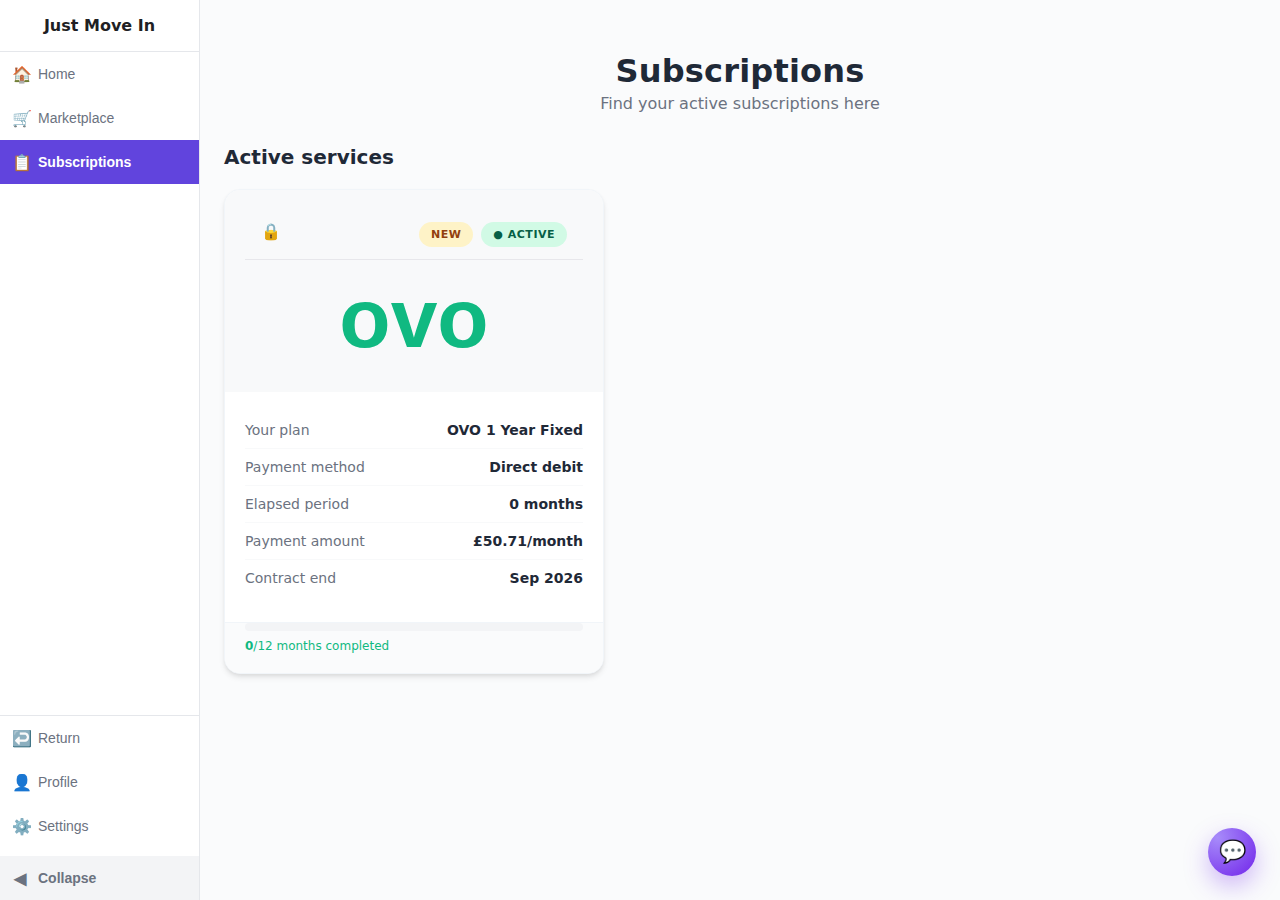
<file: subscriptions.html>
<!DOCTYPE html>
<html lang="en">
<head>
  <meta charset="UTF-8">
  <meta name="viewport" content="width=device-width, initial-scale=1.0">
  <title>Subscriptions - Just Move In</title>
  <link rel="stylesheet" href="styles.css">
  <link rel="stylesheet" href="subscriptions.css">
</head>
<body>
  <!-- Sidebar -->
  <aside class="sidebar">
    <div class="brand">Just Move In</div>
      <nav class="icons">
        <button class="nav-item" onclick="window.location.href='checklist.html'">
          <span class="nav-icon">🏠</span>
          <span class="nav-label">Home</span>
        </button>
        <button class="nav-item" onclick="window.location.href='marketplace.html'">
          <span class="nav-icon">🛒</span>
          <span class="nav-label">Marketplace</span>
        </button>
        <button class="nav-item active" onclick="window.location.href='subscriptions.html'">
          <span class="nav-icon">📋</span>
          <span class="nav-label">Subscriptions</span>
        </button>
      </nav>
    <div class="sidebar-bottom">
      <button class="nav-item" onclick="window.location.href='index-landing.html'">
        <span class="nav-icon">↩️</span>
        <span class="nav-label">Return</span>
      </button>
      <button class="nav-item">
        <span class="nav-icon">👤</span>
        <span class="nav-label">Profile</span>
      </button>
      <button class="nav-item">
        <span class="nav-icon">⚙️</span>
        <span class="nav-label">Settings</span>
      </button>
      <button class="nav-item collapse-btn" onclick="toggleSidebar()">
        <span class="nav-icon">◀</span>
        <span class="nav-label">Collapse</span>
      </button>
    </div>
  </aside>

  <!-- Main Content -->
  <main class="main-content">
    <!-- Page Header -->
    <header class="page-header">
      <h1>Subscriptions</h1>
      <p class="page-subtitle">Find your active subscriptions here</p>
    </header>

    <!-- Content Container -->
    <div class="subscriptions-container">
      <!-- Active Services Section -->
      <section class="active-services">
        <h2 class="section-title">Active services</h2>
        
        <!-- Subscription Card -->
        <div class="subscription-card">
          <!-- Upper Section with Gray Background -->
          <div class="card-upper-section">
            <!-- Card Header -->
            <div class="card-header">
              <div class="lock-icon">
                <span>🔒</span>
              </div>
              <div class="status-badges">
                <span class="status-badge new">New</span>
                <span class="status-badge active">● Active</span>
              </div>
            </div>

          <!-- Provider Logo -->
          <div class="provider-section">
            <div class="provider-logo">
              <span class="logo-text ovo">ovo</span>
            </div>
          </div>
          </div>

          <!-- Plan Details -->
          <div class="plan-details">
            <div class="detail-row">
              <span class="detail-label">Your plan</span>
              <span class="detail-value">OVO 1 Year Fixed</span>
            </div>
            <div class="detail-row">
              <span class="detail-label">Payment method</span>
              <span class="detail-value">Direct debit</span>
            </div>
            <div class="detail-row">
              <span class="detail-label">Elapsed period</span>
              <span class="detail-value">0 months</span>
            </div>
            <div class="detail-row">
              <span class="detail-label">Payment amount</span>
              <span class="detail-value">£50.71/month</span>
            </div>
            <div class="detail-row">
              <span class="detail-label">Contract end</span>
              <span class="detail-value">Sep 2026</span>
            </div>
          </div>

          <!-- Progress Bar -->
          <div class="progress-section">
            <div class="progress-bar">
              <div class="progress-fill" style="width: 0%"></div>
            </div>
            <div class="progress-text">
              <span class="progress-completed">0</span>/12 months completed
            </div>
          </div>
        </div>
      </section>
    </div>
  </main>

  <!-- FAB -->
  <button class="fab" id="jayFab" aria-label="Chat with Jay">
    <span class="fab-icon">💬</span>
  </button>

  <!-- Jay Chat Panel -->
  <div class="jay-panel" id="chatPanel" style="display: none;">
    <div class="jay-header">
      <div class="jay-avatar">
        <span class="jay-icon">🤖</span>
      </div>
      <div class="jay-info">
        <h3 class="jay-name">Jay</h3>
        <p class="jay-status">● Online</p>
      </div>
      <button class="jay-close" id="closeChat" aria-label="Close chat">×</button>
    </div>
    
    <div class="jay-body" id="chatBody">
      <div class="jay-message">
        <p>Hi! I'm Jay, your energy assistant. How can I help you today?</p>
      </div>
    </div>
    
    <div class="jay-footer">
      <div class="jay-suggestions">
        <button class="suggestion-pill">Tell me about my subscription</button>
        <button class="suggestion-pill">When is my next payment?</button>
        <button class="suggestion-pill">How to change my plan?</button>
      </div>
      <div class="jay-input-container">
        <input type="text" class="jay-input" placeholder="Type your message..." id="chatInput">
        <button class="jay-send" id="sendMessage" aria-label="Send message">→</button>
      </div>
    </div>
  </div>

  <!-- Success Modal -->
  <div class="success-modal-overlay" id="successModal" style="display: none;">
    <div class="success-modal">
      <!-- Modal Content -->
      <div class="modal-content">
        <!-- Left Section -->
        <div class="modal-left">
          <!-- Success Header -->
          <div class="success-header">
            <div class="success-icon">
              <span class="checkmark">✓</span>
            </div>
            <div class="success-text">
              <h2>Your energy provider has been successfully set up.</h2>
            </div>
          </div>

          <!-- Info Box -->
          <div class="info-box">
            <p>You can find more information and review your plan in your <strong>Services</strong> area at any time.</p>
          </div>

          <!-- Service Details -->
          <div class="service-details">
            <h3>Service details</h3>
            <div class="service-card">
              <div class="service-logo">
                <span class="logo-text ovo">ovo</span>
              </div>
              <div class="service-info">
                <h4>OVO 1 Year Fixed</h4>
                <div class="service-price">£50.71 <span class="price-period">/ month</span></div>
                <div class="service-term">1 Year Fixed Rate</div>
              </div>
            </div>
          </div>

          <!-- Close Button -->
          <button class="modal-close-btn" id="modalCloseBtn">Close</button>
        </div>

        <!-- Right Section - Power Up Card -->
        <div class="modal-right">
          <div class="power-up-card" id="powerUpCard">
            <div class="badge-header">New badge unlocked</div>
            <h3 class="power-up-title">Power Up</h3>
            <p class="power-up-subtitle">Enjoy a £30 off your first month</p>
            
            <!-- Confetti Elements -->
            <div class="confetti-container">
              <div class="confetti-piece confetti-1"></div>
              <div class="confetti-piece confetti-2"></div>
              <div class="confetti-piece confetti-3"></div>
              <div class="confetti-piece confetti-4"></div>
              <div class="confetti-piece confetti-5"></div>
              <div class="confetti-piece confetti-6"></div>
              <div class="confetti-piece confetti-7"></div>
              <div class="confetti-piece confetti-8"></div>
            </div>
            
            <!-- Power Up Badge -->
            <div class="power-badge">
              <div class="badge-star">⭐</div>
            </div>
          </div>
        </div>
      </div>
    </div>
  </div>

  <script src="scenario-utils.js"></script>
  <script>
    // Simple scenario detection and branding
    document.addEventListener('DOMContentLoaded', function() {
      console.log('SUBSCRIPTIONS PAGE LOADED');
      
      if (window.ScenarioUtils.isEonScenario()) {
        console.log('E.ON SCENARIO DETECTED - Applying branding');
        window.ScenarioUtils.applyEonBrandingToSubscriptions();
      } else if (window.ScenarioUtils.isBgScenario()) {
        console.log('BG SCENARIO DETECTED - Applying branding');
        window.ScenarioUtils.applyBgBrandingToSubscriptions();
      } else if (window.ScenarioUtils.isOpenRentScenario()) {
        console.log('OPEN RENT SCENARIO DETECTED - Applying branding');
        window.ScenarioUtils.applyOpenRentBrandingToSubscriptions();
      } else {
        console.log('No special scenario detected');
      }
    });
  </script>
  <script src="script.js"></script>
  <script src="subscriptions.js"></script>
</body>
</html>
</file>
<file: styles.css>
* { box-sizing: border-box; }
:root {
  --bg: #f7f7f8;
  --card: #ffffff;
  --text: #1f1f24;
  --subtext: #61646b;
  --muted: #dfe1e6;
  --border: #e7e7eb;
  --pill: #f1f3f5;
  --pill-active: #eef5ff;
  --accent: #4f46e5;
  --accent-2: #0ea5e9;
  --success: #16a34a;
  --danger: #dc2626;
  --shadow: 0 1px 2px rgba(0,0,0,.06), 0 6px 24px rgba(0,0,0,.06);
}
html, body { height: 100%; }
body {
  margin: 0;
  font-family: Inter, system-ui, -apple-system, Segoe UI, Roboto, Helvetica, Arial, sans-serif;
  color: var(--text);
  background: var(--bg);
}

/* Removed conflicting sidebar styles - now handled by page-specific CSS */

/* Global Nav Item Styles for All Pages */
.nav-item {
  width: 100% !important;
  padding: 12px 12px !important;
  margin: 0 !important;
  border: none !important;
  background: transparent !important;
  display: flex !important;
  align-items: center !important;
  gap: 10px !important;
  font-size: 14px !important;
  font-weight: 500 !important;
  color: #6b7280 !important;
  transition: all 0.2s ease !important;
  cursor: pointer !important;
  text-align: left !important;
  min-height: 44px !important;
  box-sizing: border-box !important;
}

.nav-item:hover {
  background: #f3f4f6 !important;
  color: #374151 !important;
}

.nav-item.active {
  background: #6144DD !important;
  color: white !important;
  font-weight: 600 !important;
}

.nav-icon {
  font-size: 16px !important;
  width: 16px !important;
  text-align: center !important;
  flex-shrink: 0 !important;
}

.nav-label {
  font-size: 14px !important;
  font-weight: inherit !important;
  white-space: nowrap !important;
}

.collapse-btn {
  margin-top: 8px !important;
  background: #f3f4f6 !important;
  color: #6b7280 !important;
  font-weight: 600 !important;
}

.collapse-btn:hover {
  background: #e5e7eb !important;
  color: #374151 !important;
}

.container { max-width: 800px; margin: 24px auto; padding-left: 112px; padding-right: 24px; }
.page-header { text-align: center; margin-bottom: 24px; }
.page-header h1 { font-size: 32px; margin: 12px 0 4px; font-weight: 700; letter-spacing: .2px; line-height: 1.2; }
.page-header .subtitle { margin: 0; color: var(--subtext); font-size: 13px; }
.pill-row { margin-top: 12px; display: flex; gap: 8px; justify-content: center; flex-wrap: wrap; }
.pill-row.tight { justify-content: flex-start; }
.pill { display: inline-flex; align-items: center; gap: 6px; height: 30px; padding: 0 12px; background: var(--pill); border: 1px solid var(--border); border-radius: 999px; font-size: 12px; color: var(--text); }
.pill-active { background: var(--pill-active); border-color: #cfe3ff; }

.card { background: var(--card); border: 1px solid var(--border); border-radius: 12px; box-shadow: var(--shadow); }
.card.property { margin-top: 16px; }
.card-header { display: flex; align-items: center; gap: 8px; padding: 12px 16px; border-bottom: 1px solid var(--border); }
.card-header h2 { font-size: 16px; margin: 0; }
.back-btn { width: 28px; height: 28px; border-radius: 999px; border: 1px solid var(--border); background: var(--pill); }

.needs { padding: 12px 16px 16px; }
.needs-row { display: flex; align-items: center; justify-content: space-between; }
.needs-title { font-weight: 600; font-size: 14px; }
.needs-chip { font-size: 12px; padding: 4px 8px; border-radius: 999px; background: var(--pill); border: 1px solid var(--border); color: var(--subtext); }
.selectors { position: relative; display: flex; gap: 8px; flex-wrap: wrap; margin: 12px 0; }
.select { height: 34px; border-radius: 999px; border: 1px dashed #c7d2fe; background: #f8fafc; padding: 0 12px; font-size: 12px; cursor: pointer; display: inline-flex; align-items: center; gap: 8px; }
.select .label { pointer-events: none; }
.select .arrow { margin-left: 4px; opacity: .7; transition: transform .15s ease; }
.select.open .arrow { transform: rotate(180deg); }
/* Confirmed visual: solid green, persistent */
.select.confirmed { border: 1px solid #059669; background: #059669; color: #fff; font-weight: 700; }
.select.confirmed .label { color: #fff; }

.confidence .label { font-size: 12px; color: var(--subtext); }
.conf-head { display: flex; align-items: center; justify-content: space-between; }
.conf-pct { font-size: 12px; color: #111827; font-weight: 600; }
.bar { height: 8px; border-radius: 999px; background: #eef2ff; border: 1px solid #e0e7ff; overflow: hidden; margin: 6px 0; position: relative; }
.bar-fill { height: 100%; background: linear-gradient(90deg, #f59e0b, #fbbf24); transition: width .25s ease, background .25s ease; }
.bar-fill.confirmed { background: linear-gradient(90deg, #22c55e, #84cc16); }
.bar .percent { position: absolute; right: 8px; top: -18px; font-size: 12px; color: #111827; }
.bar-caption { font-size: 11px; color: var(--subtext); }

.best-offers { margin-top: 0px; margin-bottom: 24px; }
.best-offers h3, .all-offers h3 { margin: 0 0 4px; font-size: 16px; }
.helper { margin: 0 0 10px; color: var(--subtext); font-size: 12px; }
/* Best offer analysis card - match screenshot */
.info.card {
  padding: 12px 16px;
  margin-bottom: 8px;
  background: #F0F4FA;
  border-color: #e5e7eb;
  border-radius: 16px;
  display: flex;
  align-items: flex-start;
  gap: 12px;
}
.info-icon {
  width: 24px;
  height: 24px;
  background: linear-gradient(135deg, #6E40FF, #FF4081);
  border-radius: 6px;
  display: flex;
  align-items: center;
  justify-content: center;
  flex-shrink: 0;
  margin-top: 2px;
}
.info-icon::before {
  content: "✨";
  font-size: 14px;
}
.info-content {
  flex: 1;
}
.info-text {
  font-size: 12px;
  line-height: 18px;
  color: #1f1f24;
  margin: 0;
}
.info-link {
  color: #6E40FF;
  text-decoration: underline;
  font-size: 12px;
  font-weight: 500;
  cursor: pointer;
}

.offer.card { display: grid; grid-template-columns: 1fr 280px; gap: 12px; padding: 16px; align-items: start; margin-bottom: 16px; }
.offer.card.compact { margin-top: 12px; }
/* Remove blue stroke from all offers - only keep on best offer */
/* Make expanded details span full width of the offer card */
.offer.card .details-panel { grid-column: 1 / -1; width: 100%; }
.offer-left .provider { font-weight: 800; color: #ef4444; text-transform: lowercase; font-size: 24px; }
/* OVO provider styling - override for OVO cards */
.offer-left .provider.ovo { color: #10b981; text-transform: lowercase; letter-spacing: 0px; }
.offer-left .provider.bg { color: #1e40af; text-transform: uppercase; letter-spacing: 0px; }
.offer-left .product { font-weight: 700; margin-top: 2px; }
.meta { color: var(--subtext); font-size: 12px; margin-top: 4px; }
.meta.exit-fee { color: #059669; font-weight: 600; }
.tag { background: #111827; color: #fff; border-radius: 6px; padding: 2px 6px; font-size: 11px; }
.badges { display: flex; gap: 8px; margin-top: 8px; flex-wrap: wrap; }
.badge { border: 1px solid var(--border); background: var(--pill); border-radius: 8px; font-size: 11px; padding: 4px 8px; color: var(--subtext); }

.offer-right { display: grid; grid-template-rows: auto auto auto auto; gap: 8px; justify-items: end; }
.match-chip { font-size: 12px; background: #faf5ff; border: 1px solid #eddcfb; color: #7e22ce; padding: 6px 8px; border-radius: 999px; text-align: right; }
.price .label { color: var(--subtext); font-size: 12px; text-align: right; }
.price .value { font-size: 22px; font-weight: 800; }
.price .unit { font-size: 12px; color: var(--subtext); font-weight: 600; margin-left: 4px; }
.note.danger { color: var(--danger); font-size: 12px; }
.details { border: 1px solid var(--border); background: var(--pill); border-radius: 8px; padding: 8px 10px; font-size: 12px; cursor: pointer; }
.chev { opacity: .7; }
.see-all { text-align: center; margin: 12px 0; color: var(--text); font-size: 12px; }

.all-offers { margin-top: 24px; }

/* dropdown preview */
.dropdown-preview { position: absolute; margin-top: 6px; background: #fff; border: 1px solid var(--border); border-radius: 10px; box-shadow: 0 8px 24px rgba(0,0,0,.08); padding: 6px; z-index: 10; }
.dropdown-option { padding: 6px 8px; font-size: 12px; border-radius: 8px; cursor: pointer; }
.dropdown-option:hover { background: #f3f4f6; }

/* Details panel */
.details-panel { margin-top: 12px; border: none; border-radius: 12px; padding: 16px; width: 100%; }
/* Remove inner two-column for details; keep single flow under header */
.details-price { display: none; }

/* Shimmer animation for live updates */
@keyframes card-shimmer {
  0% { 
    background-color: #ffffff;
    border-color: #e7e7eb;
  }
  50% { 
    background-color: #f0f4ff;
    border-color: #635bff;
    transform: translateY(-2px);
  }
  100% { 
    background-color: #ffffff;
    border-color: #e7e7eb;
    transform: translateY(0);
  }
}

.shimmer {
  animation: card-shimmer 1s ease-in-out;
}

/* Shimmer placeholder styles */
.shimmer-placeholder {
  background: #f8f9fa;
  border: 1px solid #e9ecef;
  animation: pulse 1.5s ease-in-out infinite;
}

.shimmer-line {
  background: linear-gradient(90deg, #e9ecef 25%, #f8f9fa 50%, #e9ecef 75%);
  background-size: 200% 100%;
  animation: shimmer-sweep 1.5s infinite;
  border-radius: 4px;
}

@keyframes pulse {
  0%, 100% { opacity: 1; }
  50% { opacity: 0.7; }
}

@keyframes shimmer-sweep {
  0% { background-position: -200% 0; }
  100% { background-position: 200% 0; }
}

/* Rates section toggle */
.rates-section { margin-top: 8px; padding: 8px 0; border-top: 1px solid var(--border); }
.rate-row { display: flex; justify-content: space-between; padding: 4px 0; font-size: 14px; }
.rate-label { color: var(--subtext); }
.rate-value { font-weight: 600; }
.details-body .rates-header { font-weight: 600; margin-bottom: 8px; }
.details-body .rate { display: flex; justify-content: space-between; padding: 6px 0; border-bottom: 1px solid var(--border); }
.details-body .divider { height: 10px; }
.details-body .badge-row { display: flex; gap: 8px; flex-wrap: wrap; margin-bottom: 12px; }
.details-body h4 { margin: 20px 0 12px; font-size: 16px; font-weight: 600; color: #111827; }
.compare { display: grid; grid-template-columns: 1fr 1fr; gap: 32px; padding-bottom: 16px; border-bottom: 1px solid var(--border); width: 100%; margin-bottom: 20px; }
.compare .logo { font-weight: 800; font-size: 22px; color: #ef4444; text-transform: lowercase; margin-bottom: 4px; }
.compare .logo.ovo { color: #10b981; }
.compare .logo.bg { color: #1e40af; }
.compare .current-label { font-size: 11px; color: #6b7280; margin-bottom: 8px; }
.compare .title { font-weight: 600; margin-bottom: 12px; }
.compare .spacer { height: 19px; margin-bottom: 0; }
.compare .attribute { display: grid; grid-template-columns: 1fr 1fr; gap: 16px; margin-bottom: 10px; align-items: start; }
.compare .attr-label { color: #6b7280; font-size: 12px; }
.compare .attr-value { font-weight: 600; font-size: 13px; color: #111827; }
.bio { background: #f8fafc; border: 1px solid #e5e7eb; border-radius: 10px; padding: 12px; width: 100%; margin-bottom: 20px; }
.bio p { margin: 0 0 10px; color: var(--text); font-size: 13px; line-height: 20px; }
.bio-actions { display: flex; gap: 8px; flex-wrap: wrap; }
.bio-actions .pill { background: transparent; border: 1px solid #e5e7eb; border-radius: 18px; padding: 8px 12px; font-size: 12px; color: var(--text); cursor: pointer; }
.bio-actions .pill:hover { border-color: #6E40FF; }
.footer-actions { display: flex; justify-content: space-between; align-items: center; margin-top: 12px; }
.primary { 
  background: #635bff; 
  color: white; 
  border: none; 
  border-radius: 999px; 
  padding: 10px 16px; 
  font-weight: 700; 
  cursor: pointer;
  transition: all 0.2s ease;
  box-shadow: 0 2px 4px rgba(99, 91, 255, 0.2);
}

.primary:hover {
  background: #4f46e5;
  transform: translateY(-1px);
  box-shadow: 0 4px 8px rgba(99, 91, 255, 0.3);
}
.ghost { background: transparent; border: none; color: var(--text); }
.close-details { opacity: .8; }

.fab { position: fixed; right: 24px; bottom: 24px; width: 48px; height: 48px; border-radius: 999px; border: none; background: radial-gradient(90% 90% at 20% 20%, #a78bfa, #7c3aed); color: white; font-size: 22px; box-shadow: 0 10px 24px rgba(124,58,237,.35); }

/* Standalone HeaderBar */
.headerbar { display: flex; align-items: center; gap: 12px; margin-bottom: 8px; }
.back-circle { height: 32px; width: 32px; border-radius: 999px; background: #f1f5f9; display: inline-flex; align-items: center; justify-content: center; border: 1px solid #e2e8f0; box-shadow: 0 1px 2px rgba(0,0,0,.05); font-size: 10px; }
.back-circle:hover { background: #e2e8f0; }
.headerbar-title { font-size: 18px; font-weight: 700; color: #2A123F; }

/* Standalone helper text */
.needs-helper-standalone {
  font-size: 14px;
  color: #6b7280;
  margin: 0 0 20px 0;
  text-align: left;
}

/* PersonalNeedsCard */
.needs-card { 
  border: 1px solid var(--border); 
  border-radius: 24px; 
  padding: 24px; 
  background: #fff; 
  margin-bottom: 24px; 
  transition: opacity 0.3s ease, transform 0.3s ease;
  opacity: 1;
  transform: translateY(0);
}
.needs-card-head { display: flex; align-items: center; justify-content: space-between; }
.needs-headline { margin: 0 0 4px; font-size: 18px; font-weight: 700; }
.needs-helper { margin: 0 0 12px; color: var(--subtext); font-size: 13px; }
.usage-chip { font-size: 12px; padding: 4px 8px; border-radius: 999px; background: var(--pill); border: 1px solid var(--border); color: var(--subtext); }

/* Sticky collapsed bar */
.needs-sticky { 
  position: fixed; 
  top: 16px; 
  left: 50%; 
  transform: translateX(-50%) translateY(-10px); 
  z-index: 1000; 
  width: auto; 
  max-width: 600px; 
  min-width: 400px; 
  border: 1px solid #e5e7eb; 
  border-radius: 999px; 
  background: #fff; 
  box-shadow: 0 8px 25px rgba(0,0,0,.15), 0 4px 10px rgba(0,0,0,.1); 
  padding: 12px 20px; 
  display: flex; 
  align-items: center; 
  gap: 16px; 
  opacity: 0; 
  pointer-events: none; 
  transition: opacity 0.3s ease, transform 0.3s ease;
}
.needs-sticky.show { 
  opacity: 1; 
  pointer-events: auto; 
  transform: translateX(-50%) translateY(0);
}
.sticky-label { 
  font-size: 15px; 
  font-weight: 700; 
  color: #1f2937;
  white-space: nowrap;
}
.sticky-pills { 
  flex: 1; 
  overflow-x: auto; 
  margin: 0 8px;
}
.sticky-pills::-webkit-scrollbar { display: none; }
.sticky-pills { -ms-overflow-style: none; scrollbar-width: none; }
.sticky-pills-row { 
  display: inline-flex; 
  align-items: center; 
  gap: 8px; 
  min-width: max-content; 
}
.sticky-usage { 
  font-size: 12px; 
  color: #6b7280; 
  background: #f3f4f6;
  padding: 4px 8px;
  border-radius: 12px;
  white-space: nowrap;
}
.sticky-chevron { 
  opacity: .7; 
  font-size: 16px;
  color: #6b7280;
}

/* Compact pill style in sticky - match expanded pills exactly */
.pill-compact { 
  display: inline-flex; 
  align-items: center; 
  border-radius: 999px; 
  padding: 0 12px; 
  font-size: 12px; 
  height: 32px; 
  border: 1px dashed #c7d2fe; 
  color: #92400e; 
  background: #f8fafc; 
  cursor: pointer; 
  transition: all 0.2s ease;
  white-space: nowrap;
}
.pill-compact:hover {
  background: #f1f5f9;
  border-color: #a5b4fc;
}
.pill-compact.confirmed { 
  border: 1px solid #059669; 
  background: #059669; 
  color: #fff; 
  font-weight: 700; 
}
.pill-compact.confirmed:hover {
  background: #047857;
  border-color: #047857;
}

/* Fixed dropdown used in sticky bar */
.dropdown-fixed { position: fixed; background: #fff; border: 1px solid var(--border); border-radius: 10px; box-shadow: 0 12px 32px rgba(0,0,0,.16); padding: 6px; z-index: 1000; }
.dropdown-fixed .dropdown-option { padding: 8px 10px; border-radius: 8px; cursor: pointer; }
.dropdown-fixed .dropdown-option:hover { background: #f3f4f6; }

/* Jay chat panel */
#chatPanel { position: fixed; right: 24px; bottom: 88px; width: 380px; height: 520px; display: flex; flex-direction: column; background: #fff; border: 1px solid #e5e7eb; border-radius: 16px; box-shadow: 0 16px 40px rgba(0,0,0,.18); overflow: hidden; }
#chatHeader { padding: 12px 16px; background: linear-gradient(135deg,#6E40FF,#f43f5e); color:#fff; font-weight:600; display:flex; align-items:center; justify-content:space-between; }
#chatBody { flex: 1; padding: 16px; font-size: 14px; color: #111827; line-height: 20px; overflow-y: auto; }
#chatFooter { padding: 10px; border-top: 1px solid #e5e7eb; display: flex; gap: 8px; align-items: center; }
#chatFooter input { flex: 1; height: 38px; border: 1px solid #e5e7eb; border-radius: 10px; padding: 0 10px; }
#chatPrompts { display: flex; gap: 8px; padding: 8px 10px; border-top: 1px dashed #e5e7eb; }

/* Match chip styling */
.match-chip { 
  position: relative; 
  background: #faf5ff; 
  border: 1px solid #eddcfb; 
  color: #7e22ce; 
  padding: 6px 8px; 
  border-radius: 999px; 
  font-size: 12px; 
  cursor: pointer; 
  transition: all 0.2s ease;
}
.match-chip:hover {
  background: #f3e8ff;
  border-color: #c4b5fd;
}


@media (max-width: 860px) {
  .container { margin: 16px auto; padding: 0 16px 0 80px; }
  .offer.card { grid-template-columns: 1fr; }
  .offer-right { justify-items: start; }
  .details-panel { grid-template-columns: 1fr; }
  .details-price { grid-column: auto; width: auto; justify-self: start; text-align: left; }
  
  /* Responsive sticky bar */
  .needs-sticky {
    top: 12px;
    min-width: 320px;
    max-width: calc(100vw - 32px);
    padding: 10px 16px;
    gap: 12px;
  }
  .sticky-label {
    font-size: 14px;
  }
  .sticky-pills {
    margin: 0 4px;
  }
  .pill-compact {
    height: 28px;
    font-size: 11px;
    padding: 0 8px;
  }
}
</file>
<file: index.css>
/* Index Page (Marketplace All Offers) Styles */

/* Sidebar Override for Index */
.sidebar {
  position: fixed !important;
  top: 0 !important;
  left: 0 !important;
  width: 200px !important;
  height: 100vh !important;
  background: white !important;
  border-right: 1px solid #e5e7eb !important;
  display: flex !important;
  flex-direction: column !important;
  z-index: 100 !important;
  transition: width 0.3s ease !important;
  padding: 0 !important;
  margin: 0 !important;
}

.sidebar .brand {
  font-size: 16px !important;
  font-weight: 700 !important;
  padding: 16px 12px !important;
  border-bottom: 1px solid #e5e7eb !important;
  text-align: center !important;
  margin: 0 !important;
}

.sidebar .icons,
.sidebar .sidebar-bottom {
  display: flex !important;
  flex-direction: column !important;
  gap: 0 !important;
  width: 100% !important;
  margin: 0 !important;
  padding: 0 !important;
}

.sidebar .sidebar-bottom {
  margin-top: auto !important;
  border-top: 1px solid #e5e7eb !important;
}

.sidebar .nav-item {
  width: 100% !important;
  padding: 12px 12px !important;
  margin: 0 !important;
  border: none !important;
  background: transparent !important;
  display: flex !important;
  align-items: center !important;
  gap: 10px !important;
  font-size: 14px !important;
  font-weight: 500 !important;
  color: #6b7280 !important;
  transition: all 0.2s ease !important;
  cursor: pointer !important;
  text-align: left !important;
  min-height: 44px !important;
}

.sidebar .nav-item:hover {
  background: #f3f4f6 !important;
  color: #374151 !important;
}

.sidebar .nav-item.active {
  background: #6144DD !important;
  color: white !important;
  font-weight: 600 !important;
}

.sidebar .nav-icon {
  font-size: 16px !important;
  width: 16px !important;
  text-align: center !important;
}

.sidebar .nav-label {
  font-size: 14px !important;
  font-weight: inherit !important;
}

.sidebar .collapse-btn {
  margin-top: 8px !important;
  background: #f3f4f6 !important;
  color: #6b7280 !important;
  font-weight: 600 !important;
  cursor: pointer !important;
  pointer-events: auto !important;
  z-index: 999 !important;
  position: relative !important;
  border: 2px solid transparent !important;
  transition: all 0.2s ease !important;
}

.sidebar .collapse-btn:hover {
  background: #e5e7eb !important;
  color: #374151 !important;
  border-color: #6144DD !important;
  transform: scale(1.02) !important;
}

.sidebar .collapse-btn:active {
  background: #d1d5db !important;
  transform: scale(0.98) !important;
}

/* Collapsed State */
.sidebar.collapsed {
  width: 60px !important;
}

.sidebar.collapsed .brand {
  font-size: 10px !important;
  padding: 16px 8px !important;
}

.sidebar.collapsed .nav-item {
  padding: 12px 0 !important;
  justify-content: center !important;
  width: 60px !important;
}

.sidebar.collapsed .nav-label {
  display: none !important;
}

.sidebar.collapsed .nav-icon {
  font-size: 18px !important;
}

.sidebar.collapsed .collapse-btn {
  transform: rotate(180deg) !important;
}

/* Container Adjustments */
.container {
  margin-left: 200px !important;
  padding: 20px !important;
  transition: margin-left 0.3s ease !important;
  max-width: none !important;
}

.sidebar.collapsed ~ .container {
  margin-left: 60px !important;
}

/* Index Container - Centered like other pages */
.index-container {
  max-width: 800px;
  margin: 0 auto;
  padding: 0;
}

/* Responsive Design */
@media (max-width: 768px) {
  .sidebar {
    width: 100% !important;
    position: fixed !important;
    top: 0 !important;
    left: 0 !important;
    height: 100vh !important;
    z-index: 1000 !important;
    background: white !important;
  }
  
  .sidebar.collapsed {
    width: 60px !important;
  }
  
  .container {
    margin-left: 0 !important;
    padding: 15px !important;
  }
  
  .sidebar.collapsed ~ .container {
    margin-left: 60px !important;
  }
  
  .index-container {
    padding: 0 16px;
  }
}
</file>
<file: checklist.css>
/* Checklist Page Styles */

/* Sidebar - Complete Override */
.sidebar {
  position: fixed !important;
  top: 0 !important;
  left: 0 !important;
  width: 200px !important;
  height: 100vh !important;
  background: white !important;
  border-right: 1px solid #e5e7eb !important;
  display: flex !important;
  flex-direction: column !important;
  z-index: 100 !important;
  transition: width 0.3s ease !important;
  padding: 0 !important;
  margin: 0 !important;
}

.sidebar .brand {
  font-size: 16px !important;
  font-weight: 700 !important;
  padding: 16px 12px !important;
  border-bottom: 1px solid #e5e7eb !important;
  text-align: center !important;
  margin: 0 !important;
}

.sidebar .icons,
.sidebar .sidebar-bottom {
  display: flex !important;
  flex-direction: column !important;
  gap: 0 !important;
  width: 100% !important;
  margin: 0 !important;
  padding: 0 !important;
}

.sidebar .sidebar-bottom {
  margin-top: auto !important;
  border-top: 1px solid #e5e7eb !important;
}

.sidebar .nav-item {
  width: 100% !important;
  padding: 12px 12px !important;
  margin: 0 !important;
  border: none !important;
  background: transparent !important;
  display: flex !important;
  align-items: center !important;
  gap: 10px !important;
  font-size: 14px !important;
  font-weight: 500 !important;
  color: #6b7280 !important;
  transition: all 0.2s ease !important;
  cursor: pointer !important;
  text-align: left !important;
  min-height: 44px !important;
}

.sidebar .nav-item:hover {
  background: #f3f4f6 !important;
  color: #374151 !important;
}

.sidebar .nav-item.active {
  background: #6144DD !important;
  color: white !important;
  font-weight: 600 !important;
}

.sidebar .nav-icon {
  font-size: 16px !important;
  width: 16px !important;
  text-align: center !important;
}

.sidebar .nav-label {
  font-size: 14px !important;
  font-weight: inherit !important;
}

.sidebar .collapse-btn {
  margin-top: 8px !important;
  background: #f3f4f6 !important;
  color: #6b7280 !important;
  font-weight: 600 !important;
}

.sidebar .collapse-btn:hover {
  background: #e5e7eb !important;
  color: #374151 !important;
}

/* Collapsed State */
.sidebar.collapsed {
  width: 60px !important;
}

.sidebar.collapsed .brand {
  font-size: 10px !important;
  padding: 16px 8px !important;
}

.sidebar.collapsed .nav-item {
  padding: 12px 0 !important;
  justify-content: center !important;
  width: 60px !important;
}

.sidebar.collapsed .nav-label {
  display: none !important;
}

.sidebar.collapsed .nav-icon {
  font-size: 18px !important;
}

.sidebar.collapsed .collapse-btn {
  transform: rotate(180deg) !important;
}

/* Container - Match other pages */
.container {
  margin-left: 200px !important;
  padding: 24px !important;
  transition: margin-left 0.3s ease !important;
  max-width: none !important;
}

.sidebar.collapsed ~ .container {
  margin-left: 60px !important;
}

/* Page Header - Centered like other pages */
.page-header {
  text-align: center !important;
  margin-bottom: 24px !important;
}

.page-header h1 {
  font-size: 32px !important;
  font-weight: 700 !important;
  letter-spacing: .2px !important;
  line-height: 1.2 !important;
  margin: 12px 0 4px !important;
  color: #1f2937 !important;
}

.page-subtitle {
  font-size: 13px !important;
  color: #61646b !important;
  margin: 0 !important;
}

/* Checklist Container - Centered */
.checklist-container {
  max-width: 800px;
  margin: 0 auto;
  padding: 0;
}

/* Checklist Section */
.checklist-section {
  background: white;
  border-radius: 16px;
  border: 1px solid #e5e7eb;
  margin-bottom: 24px;
  overflow: hidden;
}

.section-header {
  padding: 24px;
  background: #f8f9fa;
  border-bottom: 1px solid #e5e7eb;
  display: flex;
  align-items: center;
  gap: 16px;
}

.section-icon {
  font-size: 24px;
  width: 48px;
  height: 48px;
  background: #6144DD;
  color: white;
  border-radius: 12px;
  display: flex;
  align-items: center;
  justify-content: center;
  flex-shrink: 0;
}

.section-info {
  flex-grow: 1;
}

.section-info h2 {
  font-size: 20px;
  font-weight: 600;
  color: #1f2937;
  margin: 0 0 8px 0;
}

.section-progress {
  display: flex;
  align-items: center;
  gap: 12px;
}

.progress-text {
  font-size: 14px;
  color: #6b7280;
  font-weight: 500;
}

.progress-bar {
  width: 120px;
  height: 8px;
  background: #e5e7eb;
  border-radius: 4px;
  overflow: hidden;
}

.progress-fill {
  height: 100%;
  background: #6144DD;
  border-radius: 4px;
  transition: width 0.3s ease;
}

/* Checklist Items */
.checklist-items {
  padding: 0;
}

.checklist-item {
  padding: 20px 24px;
  border-bottom: 1px solid #f3f4f6;
  display: flex;
  align-items: flex-start;
  gap: 16px;
  transition: all 0.2s ease;
}

.checklist-item:last-child {
  border-bottom: none;
}

.checklist-item.completed {
  background: #f0fdf4;
  border-color: #10b981;
}

.checklist-item.completed .item-content h3 {
  text-decoration: line-through !important;
  color: #6b7280 !important;
}

.item-checkbox {
  margin-top: 2px;
}

.item-checkbox input[type="checkbox"] {
  width: 20px;
  height: 20px;
  border: 2px solid #d1d5db;
  border-radius: 4px;
  background: white;
  cursor: pointer;
  transition: all 0.2s ease;
}

.item-checkbox input[type="checkbox"]:checked {
  background: #10b981;
  border-color: #10b981;
}

.item-checkbox input[type="checkbox"]:checked::after {
  content: '✓';
  color: white;
  font-size: 14px;
  font-weight: bold;
  display: flex;
  align-items: center;
  justify-content: center;
  width: 100%;
  height: 100%;
}

.item-content {
  flex-grow: 1;
}

.item-content h3 {
  font-size: 16px;
  font-weight: 600;
  color: #1f2937;
  margin: 0 0 4px 0;
}

.item-content p {
  font-size: 14px;
  color: #6b7280;
  margin: 0 0 12px 0;
}

.item-actions {
  display: flex;
  gap: 8px;
}

.action-btn {
  padding: 8px 16px;
  border-radius: 8px;
  font-size: 14px;
  font-weight: 500;
  cursor: pointer;
  transition: all 0.2s ease;
  border: none;
}

.action-btn.primary {
  background: #6144DD;
  color: white;
}

.action-btn.primary:hover {
  background: #5a34cc;
}

.action-btn.secondary {
  background: white !important;
  color: #374151 !important;
  border: 1px solid #d1d5db !important;
  border-radius: 8px !important;
  padding: 8px 16px !important;
  font-size: 14px !important;
  font-weight: 500 !important;
  cursor: pointer !important;
  transition: all 0.2s ease !important;
}

.action-btn.secondary:hover {
  background: #f9fafb !important;
  border-color: #9ca3af !important;
  transform: translateY(-1px) !important;
  box-shadow: 0 2px 4px rgba(0, 0, 0, 0.1) !important;
}

/* Ensure secondary styling applies to completed tasks */
.checklist-item.completed .action-btn.secondary {
  background: white !important;
  color: #374151 !important;
  border: 1px solid #d1d5db !important;
}

/* Section Completion Styles */
.checklist-section.section-complete {
  border-color: #10b981;
  background: linear-gradient(135deg, #f0fdf4 0%, #ecfdf5 100%);
}

.checklist-section.section-complete .section-header {
  background: linear-gradient(135deg, #dcfce7 0%, #bbf7d0 100%);
  border-bottom-color: #10b981;
}

.checklist-section.section-complete .section-icon {
  background: #10b981 !important;
  color: white;
  animation: completionPulse 0.6s ease;
}

@keyframes completionPulse {
  0% { transform: scale(1); }
  50% { transform: scale(1.1); }
  100% { transform: scale(1); }
}

.checklist-section.section-complete .progress-fill {
  background: #10b981 !important;
}

.checklist-section.section-complete .progress-text {
  color: #059669;
  font-weight: 600;
}

/* Expand/Collapse Buttons */
.expand-btn,
.collapse-btn {
  background: #10b981;
  color: white;
  border: none;
  padding: 8px 16px;
  border-radius: 8px;
  font-size: 14px;
  font-weight: 600;
  cursor: pointer;
  transition: all 0.2s ease;
  margin-left: auto;
}

.expand-btn:hover,
.collapse-btn:hover {
  background: #059669;
  transform: translateY(-1px);
}

.expand-btn:active,
.collapse-btn:active {
  transform: translateY(0);
}

/* Item Details */
.item-details {
  margin-top: 16px;
  padding: 16px;
  background: #f8f9fa;
  border-radius: 8px;
  border: 1px solid #e5e7eb;
  animation: expandDetails 0.3s ease-out;
}

@keyframes expandDetails {
  from {
    opacity: 0;
    transform: translateY(-10px);
    max-height: 0;
  }
  to {
    opacity: 1;
    transform: translateY(0);
    max-height: 200px;
  }
}

.details-content h4 {
  font-size: 16px;
  font-weight: 600;
  color: #1f2937;
  margin: 0 0 12px 0;
}

.provider-summary {
  display: flex;
  flex-direction: column;
  gap: 12px;
}

.provider-info {
  display: flex;
  align-items: center;
  gap: 12px;
}

.provider-logo {
  font-size: 16px;
  font-weight: 700;
  padding: 6px 12px;
  border-radius: 6px;
  color: white;
}

.provider-logo.ovo {
  background: #10b981;
}

.provider-logo.eon {
  background: #ff6b35;
}

.provider-logo.bg {
  background: #1e40af;
}

.provider-plan {
  font-size: 14px;
  font-weight: 600;
  color: #374151;
}

.provider-details {
  display: flex;
  flex-direction: column;
  gap: 8px;
}

.detail-row {
  display: flex;
  justify-content: space-between;
  align-items: center;
  padding: 4px 0;
}

.detail-label {
  font-size: 13px;
  color: #6b7280;
  font-weight: 500;
}

.detail-value {
  font-size: 13px;
  color: #1f2937;
  font-weight: 600;
}

/* Responsive Design */
@media (max-width: 768px) {
  .sidebar {
    width: 100% !important;
    position: fixed !important;
    top: 0 !important;
    left: 0 !important;
    height: 100vh !important;
    z-index: 1000 !important;
    background: white !important;
  }
  
  .sidebar.collapsed {
    width: 60px !important;
  }
  
  .container {
    margin-left: 0 !important;
    padding: 15px !important;
  }
  
  .sidebar.collapsed ~ .container {
    margin-left: 60px !important;
  }
  
  .checklist-container {
    padding: 0 16px;
  }
  
  .section-header {
    padding: 16px;
    flex-direction: column;
    align-items: flex-start;
    gap: 12px;
  }
  
  .section-progress {
    align-items: flex-start;
    width: 100%;
  }
  
  .progress-bar {
    width: 100%;
  }
  
  .checklist-item {
    padding: 16px;
  }
}
</file>
<file: checkout.css>
/* Checkout Page Styles */
.checkout-layout {
  min-height: 100vh;
  background: #fafbfc;
  display: flex;
  flex-direction: column;
}

/* Header */
.checkout-header {
  background: white;
  border-bottom: 1px solid #e5e7eb;
  padding: 16px 24px;
  display: flex;
  align-items: center;
  justify-content: space-between;
  position: sticky;
  top: 0;
  z-index: 100;
}

.header-left {
  display: flex;
  align-items: center;
  gap: 24px;
}

.brand {
  font-size: 18px;
  font-weight: 700;
  color: #1f2937;
}

.checkout-title {
  font-size: 16px;
  color: #6b7280;
}

/* Progress Steps */
.progress-steps {
  display: flex;
  align-items: center;
  gap: 32px;
}

.step {
  display: flex;
  align-items: center;
  gap: 8px;
}

.step-number {
  width: 24px;
  height: 24px;
  border-radius: 50%;
  background: #e5e7eb;
  color: #9ca3af;
  display: flex;
  align-items: center;
  justify-content: center;
  font-size: 12px;
  font-weight: 600;
}

.step.active .step-number {
  background: #1f2937;
  color: white;
}

.step-label {
  font-size: 14px;
  color: #9ca3af;
  font-weight: 500;
}

.step.active .step-label {
  color: #1f2937;
  font-weight: 600;
}

/* Cancel Button */
.cancel-btn {
  background: none;
  border: none;
  color: #6b7280;
  font-size: 14px;
  cursor: pointer;
  padding: 8px 16px;
  border-radius: 6px;
  transition: all 0.2s ease;
}

.cancel-btn:hover {
  background: #f3f4f6;
  color: #374151;
}

/* Main Content */
.checkout-main {
  flex: 1;
  display: grid;
  grid-template-columns: 1fr 400px;
  gap: 32px;
  padding: 32px 24px;
  max-width: 1200px;
  margin: 0 auto;
  width: 100%;
}

/* Section Headers */
.section-header {
  display: flex;
  align-items: center;
  gap: 12px;
  margin-bottom: 24px;
}

.section-number {
  width: 32px;
  height: 32px;
  border-radius: 50%;
  background: #1f2937;
  color: white;
  display: flex;
  align-items: center;
  justify-content: center;
  font-size: 16px;
  font-weight: 600;
}

.section-title {
  font-size: 24px;
  font-weight: 700;
  color: #1f2937;
  margin: 0;
}

/* Payment Section */
.payment-section {
  background: white;
  border-radius: 12px;
  padding: 24px;
  box-shadow: 0 1px 3px rgba(0, 0, 0, 0.1);
  height: fit-content;
}

.payment-form {
  display: flex;
  flex-direction: column;
  gap: 24px;
}

.form-section {
  display: flex;
  flex-direction: column;
  gap: 12px;
}

.form-section-title {
  font-size: 16px;
  font-weight: 600;
  color: #1f2937;
  margin: 0;
}

/* Form Elements */
.form-group {
  display: flex;
  flex-direction: column;
  gap: 4px;
}

.form-row {
  display: grid;
  grid-template-columns: 1fr 1fr;
  gap: 12px;
}

.form-label {
  font-size: 14px;
  font-weight: 500;
  color: #374151;
}

.form-input {
  padding: 12px 16px;
  border: 1px solid #d1d5db;
  border-radius: 8px;
  font-size: 14px;
  transition: all 0.2s ease;
  background: white;
}

.form-input:focus {
  outline: none;
  border-color: #6144DD;
  box-shadow: 0 0 0 3px rgba(99, 102, 241, 0.1);
}

.form-input.error {
  border-color: #ef4444;
  box-shadow: 0 0 0 3px rgba(239, 68, 68, 0.1);
}

.error-message {
  font-size: 12px;
  color: #ef4444;
  margin-top: 4px;
  min-height: 16px;
}

/* Instalment Options */
.instalment-options {
  display: grid;
  grid-template-columns: 1fr 1fr;
  gap: 12px;
}

.instalment-option {
  display: flex;
  align-items: center;
  justify-content: center;
  padding: 12px 16px;
  border: 1px solid #d1d5db;
  border-radius: 8px;
  cursor: pointer;
  transition: all 0.2s ease;
  background: white;
}

.instalment-option:hover {
  border-color: #6144DD;
}

.instalment-option input[type="radio"] {
  display: none;
}

.instalment-option input[type="radio"]:checked + .instalment-label {
  color: #6144DD;
  font-weight: 600;
}

.instalment-option:has(input[type="radio"]:checked) {
  border-color: #6144DD;
  background: #f8f9ff;
}

.instalment-label {
  font-size: 14px;
  color: #374151;
}

/* Checkbox Styles */
.checkbox-group {
  display: flex;
  gap: 12px;
  align-items: flex-start;
}

.checkbox-label {
  display: flex;
  gap: 12px;
  align-items: flex-start;
  cursor: pointer;
  line-height: 1.5;
}

.checkbox-label input[type="checkbox"] {
  display: none;
}

.checkbox-custom {
  width: 20px;
  height: 20px;
  border: 2px solid #d1d5db;
  border-radius: 4px;
  display: flex;
  align-items: center;
  justify-content: center;
  transition: all 0.2s ease;
  flex-shrink: 0;
  margin-top: 2px;
}

.checkbox-label input[type="checkbox"]:checked + .checkbox-custom {
  background: #6144DD;
  border-color: #6144DD;
}

.checkbox-label input[type="checkbox"]:checked + .checkbox-custom::after {
  content: '✓';
  color: white;
  font-size: 12px;
  font-weight: 600;
}

.checkbox-content {
  flex: 1;
}

.checkbox-text {
  font-size: 14px;
  color: #1f2937;
  margin-bottom: 4px;
}

.checkbox-subtext {
  font-size: 12px;
  color: #6b7280;
}

/* Continue Button */
.continue-btn {
  background: #6144DD;
  color: white;
  border: none;
  border-radius: 8px;
  padding: 16px 24px;
  font-size: 16px;
  font-weight: 600;
  cursor: pointer;
  transition: all 0.2s ease;
  margin-top: 16px;
}

.continue-btn:hover:not(:disabled) {
  background: #4f46e5;
}

.continue-btn:disabled {
  background: #d1d5db;
  color: #9ca3af;
  cursor: not-allowed;
}

/* Step Preview */
.step-preview {
  margin-top: 48px;
  padding-top: 24px;
  border-top: 1px solid #e5e7eb;
}

.step-preview-header {
  display: flex;
  align-items: center;
  gap: 12px;
}

.step-number.inactive {
  background: #e5e7eb;
  color: #9ca3af;
}

.step-label.inactive {
  color: #9ca3af;
}

/* Step 2 - Review Section */
.review-section {
  background: white;
  border-radius: 12px;
  padding: 32px;
  box-shadow: 0 1px 3px rgba(0, 0, 0, 0.1);
  height: fit-content;
  opacity: 0;
  transform: translateY(20px);
  transition: all 0.4s cubic-bezier(0.22, 1, 0.36, 1);
}

.review-section.show {
  opacity: 1;
  transform: translateY(0);
}

/* Step 1 Collapsed Card */
.step-collapsed {
  background: #f8f9fa;
  border: 1px solid #e5e7eb;
  border-radius: 8px;
  padding: 16px 20px;
  margin-bottom: 24px;
  opacity: 0;
  transform: translateY(-10px);
  transition: all 0.3s cubic-bezier(0.22, 1, 0.36, 1);
}

.step-collapsed.show {
  opacity: 1;
  transform: translateY(0);
}

.step-collapsed:hover {
  background: #f1f5f9;
  border-color: #d1d5db;
  transform: translateY(-1px);
  box-shadow: 0 2px 4px rgba(0, 0, 0, 0.1);
}

.collapsed-header {
  display: flex;
  align-items: center;
  justify-content: space-between;
  gap: 12px;
}

.step-indicator {
  display: flex;
  align-items: center;
  gap: 8px;
}

.edit-btn {
  background: none;
  border: none;
  color: #6b7280;
  font-size: 14px;
  cursor: pointer;
  padding: 6px 12px;
  border-radius: 6px;
  transition: all 0.2s ease;
  display: flex;
  align-items: center;
  gap: 6px;
}

.edit-btn:hover {
  background: #f3f4f6;
  color: #374151;
}

.edit-icon {
  font-size: 12px;
}

.edit-text {
  font-weight: 500;
}

/* Loading Overlay */
.loading-overlay {
  position: fixed;
  top: 0;
  left: 0;
  right: 0;
  bottom: 0;
  background: rgba(255, 255, 255, 0.95);
  backdrop-filter: blur(4px);
  z-index: 1000;
  display: flex;
  align-items: center;
  justify-content: center;
  opacity: 0;
  transition: opacity 0.3s ease;
}

.loading-overlay.show {
  opacity: 1;
}

.loading-content {
  text-align: center;
  max-width: 400px;
  padding: 40px;
}

.loading-spinner {
  width: 48px;
  height: 48px;
  border: 4px solid #e5e7eb;
  border-top: 4px solid #6366f1;
  border-radius: 50%;
  animation: spin 1s linear infinite;
  margin: 0 auto 24px auto;
}

@keyframes spin {
  0% { transform: rotate(0deg); }
  100% { transform: rotate(360deg); }
}

.loading-title {
  font-size: 20px;
  font-weight: 600;
  color: #1f2937;
  margin: 0 0 8px 0;
}

.loading-text {
  font-size: 16px;
  color: #6b7280;
  margin: 0;
}

.step-number.completed {
  background: #22c55e;
  color: white;
  width: 24px;
  height: 24px;
  border-radius: 50%;
  display: flex;
  align-items: center;
  justify-content: center;
  font-size: 12px;
  font-weight: 600;
}

/* Review Form */
.review-form {
  display: flex;
  flex-direction: column;
  gap: 32px;
}

/* Readonly Input Styles */
.form-input.readonly {
  background: #f8f9fa;
  color: #6b7280;
  cursor: not-allowed;
  border-color: #e5e7eb;
}

.form-input.readonly:focus {
  box-shadow: none;
  border-color: #e5e7eb;
}

/* Payment Date Group */
.payment-date-group {
  position: relative;
}

.payment-date-wrapper {
  display: flex;
  align-items: center;
  gap: 12px;
}

.payment-date-wrapper:hover .payment-tooltip {
  opacity: 1;
  transform: translateY(0);
  pointer-events: auto;
}

.info-icon {
  background: #f3f4f6;
  color: #6b7280;
  border: 1px solid #d1d5db;
  border-radius: 6px;
  width: 24px;
  height: 24px;
  display: flex;
  align-items: center;
  justify-content: center;
  cursor: pointer;
  transition: all 0.2s ease;
  flex-shrink: 0;
  position: relative;
  z-index: 1;
}

.info-icon:hover {
  background: #e5e7eb;
  border-color: #9ca3af;
  color: #374151;
}

.info-icon .icon {
  font-size: 12px;
  line-height: 1;
}

/* Payment Tooltip */
.payment-tooltip {
  position: absolute;
  top: calc(100% + 8px);
  left: 0;
  right: 0;
  background: white;
  border: 1px solid #e5e7eb;
  border-radius: 8px;
  box-shadow: 0 4px 6px -1px rgba(0, 0, 0, 0.1);
  padding: 16px;
  z-index: 50;
  opacity: 0;
  transform: translateY(-10px);
  transition: all 0.2s ease;
  pointer-events: none;
}

.payment-tooltip.show {
  opacity: 1;
  transform: translateY(0);
  pointer-events: auto;
}

.tooltip-content p {
  margin: 0 0 12px 0;
  font-size: 14px;
  color: #374151;
  line-height: 1.4;
}

.follow-up-btn {
  background: #f3f4f6;
  color: #6144DD;
  border: 1px solid #e5e7eb;
  border-radius: 6px;
  padding: 8px 12px;
  font-size: 12px;
  font-weight: 500;
  cursor: pointer;
  transition: all 0.2s ease;
}

.follow-up-btn:hover {
  background: #6144DD;
  color: white;
  border-color: #6144DD;
}

/* Animation Classes */
.payment-section.collapsing {
  transform: translateY(-20px) scale(0.95);
  opacity: 0.7;
  transition: all 0.4s cubic-bezier(0.22, 1, 0.36, 1);
}

.payment-section.collapsed {
  display: none;
}

/* Complete Registration Button Active State */
.complete-registration-btn.active {
  background: #6144DD;
  color: white;
  cursor: pointer;
}

.complete-registration-btn.active:hover {
  background: #4f46e5;
}

/* Cart Section */
.cart-section {
  display: flex;
  flex-direction: column;
  gap: 24px;
}

/* Plan Card */
.plan-card {
  background: white;
  border-radius: 12px;
  padding: 24px;
  box-shadow: 0 1px 3px rgba(0, 0, 0, 0.1);
  position: relative;
}

.plan-header {
  display: flex;
  justify-content: space-between;
  align-items: flex-start;
  margin-bottom: 16px;
}

.plan-info {
  flex: 1;
}

.plan-name {
  font-size: 18px;
  font-weight: 700;
  color: #1f2937;
  margin-bottom: 4px;
}

.plan-price {
  font-size: 24px;
  font-weight: 700;
  color: #1f2937;
}

.price-period {
  font-size: 14px;
  font-weight: 500;
  color: #6b7280;
}

.plan-logo {
  width: 64px;
  height: 64px;
  background: #f8f9fa;
  border-radius: 8px;
  display: flex;
  align-items: center;
  justify-content: center;
  border: 1px solid #e9ecef;
}

.logo-text.eon {
  font-weight: 800;
  color: #ef4444;
  text-transform: lowercase;
  font-size: 18px;
}

.logo-text.ovo {
  font-weight: 800;
  color: #10b981;
  text-transform: lowercase;
  font-size: 18px;
  letter-spacing: 0px;
}

.logo-text.bg {
  font-weight: 800;
  color: #1e40af;
  text-transform: uppercase;
  font-size: 18px;
  letter-spacing: 0px;
}

.logo-text.openrent {
  font-weight: 800;
  color: #059669;
  text-transform: uppercase;
  font-size: 18px;
  letter-spacing: 0px;
}

.plan-description {
  font-size: 12px;
  color: #6b7280;
  margin-bottom: 16px;
  line-height: 1.4;
}

.plan-type {
  background: #1f2937;
  color: white;
  padding: 4px 8px;
  border-radius: 4px;
  font-size: 12px;
  font-weight: 600;
  display: inline-block;
  margin-bottom: 12px;
}

.feature-list {
  list-style: none;
  padding: 0;
  margin: 0;
  display: flex;
  flex-direction: column;
  gap: 8px;
}

.feature-list li {
  font-size: 14px;
  color: #374151;
  position: relative;
  padding-left: 20px;
}

.feature-list li::before {
  content: '•';
  color: #22c55e;
  font-weight: bold;
  position: absolute;
  left: 0;
}

/* Tariff Info Button */
.tariff-info-btn {
  background: none;
  border: none;
  color: #6b7280;
  font-size: 14px;
  cursor: pointer;
  padding: 8px 16px;
  border-radius: 6px;
  transition: all 0.2s ease;
  margin-top: 16px;
  display: flex;
  align-items: center;
  gap: 8px;
}

.tariff-info-btn:hover {
  background: #f3f4f6;
  color: #374151;
}

.tariff-icon {
  font-size: 14px;
}

/* Addon Section */
.addon-section {
  background: white;
  border-radius: 12px;
  padding: 24px;
  box-shadow: 0 1px 3px rgba(0, 0, 0, 0.1);
}

.addon-title {
  font-size: 16px;
  font-weight: 600;
  color: #1f2937;
  margin: 0 0 16px 0;
}

.addon-item {
  display: flex;
  gap: 16px;
  align-items: flex-start;
}

.addon-content {
  flex: 1;
}

.addon-name {
  font-size: 14px;
  font-weight: 600;
  color: #1f2937;
  margin-bottom: 4px;
}

.addon-description {
  font-size: 12px;
  color: #6b7280;
  line-height: 1.4;
}

.addon-checkbox {
  margin-top: 4px;
}

/* Total Section */
.total-section {
  background: white;
  border-radius: 12px;
  padding: 24px;
  box-shadow: 0 1px 3px rgba(0, 0, 0, 0.1);
}

.total-row {
  display: flex;
  justify-content: space-between;
  align-items: center;
  margin-bottom: 16px;
}

.total-label {
  font-size: 18px;
  font-weight: 600;
  color: #1f2937;
}

.total-amount {
  font-size: 24px;
  font-weight: 700;
  color: #1f2937;
}

.total-period {
  font-size: 14px;
  font-weight: 500;
  color: #6b7280;
}

.complete-registration-btn {
  width: 100%;
  background: #d1d5db;
  color: #9ca3af;
  border: none;
  border-radius: 8px;
  padding: 16px 24px;
  font-size: 16px;
  font-weight: 600;
  cursor: not-allowed;
  transition: all 0.2s ease;
}

.complete-registration-btn:not(:disabled) {
  background: #6144DD;
  color: white;
  cursor: pointer;
}

.complete-registration-btn:not(:disabled):hover {
  background: #4f46e5;
}

/* Guarantee Section */
.guarantee-section {
  background: white;
  border-radius: 12px;
  padding: 20px;
  box-shadow: 0 1px 3px rgba(0, 0, 0, 0.1);
  display: flex;
  gap: 16px;
  align-items: flex-start;
}

.guarantee-logo {
  flex-shrink: 0;
}

.dd-logo {
  width: 60px;
  height: 30px;
  border: 1px solid #d1d5db;
  border-radius: 4px;
  background: white;
}

.guarantee-text {
  font-size: 12px;
  color: #6b7280;
  line-height: 1.4;
}

.learn-more-link {
  color: #6144DD;
  text-decoration: underline;
}

.learn-more-link:hover {
  color: #4f46e5;
}

/* Responsive Design */
@media (max-width: 1024px) {
  .checkout-main {
    grid-template-columns: 1fr;
    gap: 24px;
  }
  
  .cart-section {
    order: -1;
  }
}

@media (max-width: 768px) {
  .checkout-header {
    flex-direction: column;
    gap: 16px;
    align-items: flex-start;
  }
  
  .progress-steps {
    gap: 16px;
  }
  
  .checkout-main {
    padding: 16px;
  }
  
  .payment-section {
    padding: 20px;
  }
  
  .form-row {
    grid-template-columns: 1fr;
  }
  
  .instalment-options {
    grid-template-columns: 1fr;
  }
}
</file>
<file: landing.css>
/* Landing Page Styles */

* {
  margin: 0;
  padding: 0;
  box-sizing: border-box;
}

body {
  font-family: 'Inter', -apple-system, BlinkMacSystemFont, 'Segoe UI', Roboto, sans-serif;
  background: linear-gradient(135deg, #667eea 0%, #764ba2 100%);
  min-height: 100vh;
  color: #1f2937;
}

.landing-container {
  min-height: 100vh;
  display: flex;
  flex-direction: column;
  max-width: 1200px;
  margin: 0 auto;
  padding: 0 24px;
}

/* Header */
.landing-header {
  text-align: center;
  padding: 60px 0 40px 0;
}

.brand-logo h1 {
  font-size: 48px;
  font-weight: 700;
  color: white;
  margin-bottom: 8px;
  text-shadow: 0 2px 4px rgba(0, 0, 0, 0.1);
}

.tagline {
  font-size: 18px;
  color: rgba(255, 255, 255, 0.9);
  font-weight: 400;
}

/* Main Content */
.scenarios-grid {
  flex: 1;
  display: flex;
  flex-direction: column;
  gap: 40px;
}

/* Scenario Sections */
.scenario-section {
  display: flex;
  flex-direction: column;
  gap: 24px;
}

.section-title {
  font-size: 24px;
  font-weight: 600;
  color: white;
  text-align: left;
  margin-bottom: 8px;
  text-shadow: 0 2px 4px rgba(0, 0, 0, 0.1);
}

.scenarios-title {
  font-size: 32px;
  font-weight: 600;
  color: white;
  text-align: center;
  margin-bottom: 20px;
}

/* Scenario Cards */
.scenario-cards {
  display: flex;
  gap: 20px;
  margin-bottom: 40px;
  width: 100%;
  max-width: 100%;
  flex-wrap: nowrap;
}

.scenario-card {
  background: white;
  border-radius: 16px;
  padding: 24px 20px;
  box-shadow: 0 10px 25px rgba(0, 0, 0, 0.1);
  transition: all 0.3s cubic-bezier(0.22, 1, 0.36, 1);
  text-align: center;
  position: relative;
  overflow: hidden;
  min-width: 0;
  flex: 1;
  max-width: calc(33.333% - 14px);
}

.scenario-card::before {
  content: '';
  position: absolute;
  top: 0;
  left: 0;
  right: 0;
  height: 4px;
  background: linear-gradient(90deg, #6144DD, #8b5cf6);
  opacity: 0;
  transition: opacity 0.3s ease;
}

.scenario-card:hover {
  transform: translateY(-8px);
  box-shadow: 0 20px 40px rgba(0, 0, 0, 0.15);
}

.scenario-card:hover::before {
  opacity: 1;
}

.scenario-icon {
  font-size: 40px;
  margin-bottom: 12px;
  display: block;
}

.scenario-icon.ovo-logo {
  font-size: 32px;
  font-weight: 700;
  color: #10b981;
  text-transform: lowercase;
  font-family: Arial, sans-serif;
  letter-spacing: 0px;
  background: rgba(16, 185, 129, 0.1);
  border: 2px solid rgba(16, 185, 129, 0.3);
  border-radius: 12px;
  padding: 10px 16px;
  display: inline-block;
}

.scenario-icon.eon-logo {
  font-size: 32px;
  font-weight: 700;
  color: #ef4444;
  text-transform: lowercase;
  font-family: Arial, sans-serif;
  letter-spacing: 0px;
  background: rgba(239, 68, 68, 0.1);
  border: 2px solid rgba(239, 68, 68, 0.3);
  border-radius: 12px;
  padding: 10px 16px;
  display: inline-block;
}

.scenario-icon.bg-logo {
  font-size: 32px;
  font-weight: 700;
  color: #1e40af;
  text-transform: uppercase;
  font-family: Arial, sans-serif;
  letter-spacing: 0px;
  background: rgba(30, 64, 175, 0.1);
  border: 2px solid rgba(30, 64, 175, 0.3);
  border-radius: 12px;
  padding: 10px 16px;
  display: inline-block;
}

.scenario-icon.openrent-logo {
  font-size: 32px;
  font-weight: 700;
  color: #059669;
  text-transform: uppercase;
  font-family: Arial, sans-serif;
  letter-spacing: 0px;
  background: rgba(5, 150, 105, 0.1);
  border: 2px solid rgba(5, 150, 105, 0.3);
  border-radius: 12px;
  padding: 10px 16px;
  display: inline-block;
}

.scenario-title {
  font-size: 20px;
  font-weight: 600;
  color: #1f2937;
  margin-bottom: 8px;
}

.scenario-description {
  font-size: 14px;
  color: #6b7280;
  line-height: 1.5;
  margin-bottom: 16px;
}

.scenario-features {
  display: flex;
  gap: 8px;
  justify-content: center;
  margin-bottom: 20px;
  flex-wrap: wrap;
}

.feature-tag {
  background: #f3f4f6;
  color: #6b7280;
  font-size: 12px;
  font-weight: 500;
  padding: 4px 12px;
  border-radius: 12px;
  text-transform: uppercase;
  letter-spacing: 0.5px;
}

/* Scenario Buttons */
.scenario-btn {
  width: 100%;
  padding: 14px 24px;
  border: none;
  border-radius: 12px;
  font-size: 16px;
  font-weight: 600;
  cursor: pointer;
  transition: all 0.2s ease;
  text-transform: none;
}

.scenario-btn.primary {
  background: #6144DD;
  color: white;
  box-shadow: 0 4px 8px rgba(99, 102, 241, 0.3);
}

.scenario-btn.primary:hover {
  background: #4f46e5;
  transform: translateY(-2px);
  box-shadow: 0 6px 12px rgba(99, 102, 241, 0.4);
}

.scenario-btn.secondary {
  background: #10b981;
  color: white;
  box-shadow: 0 4px 8px rgba(16, 185, 129, 0.3);
}

.scenario-btn.secondary:hover {
  background: #059669;
  transform: translateY(-2px);
  box-shadow: 0 6px 12px rgba(16, 185, 129, 0.4);
}

.scenario-btn.tertiary {
  background: #f59e0b;
  color: white;
  box-shadow: 0 4px 8px rgba(245, 158, 11, 0.3);
}

.scenario-btn.tertiary:hover {
  background: #d97706;
  transform: translateY(-2px);
  box-shadow: 0 6px 12px rgba(245, 158, 11, 0.4);
}

.scenario-btn.accent {
  background: #ec4899;
  color: white;
  box-shadow: 0 4px 8px rgba(236, 72, 153, 0.3);
}

.scenario-btn.accent:hover {
  background: #db2777;
  transform: translateY(-2px);
  box-shadow: 0 6px 12px rgba(236, 72, 153, 0.4);
}


/* Info Section */
.info-section {
  margin-top: 20px;
}

.info-card {
  background: rgba(255, 255, 255, 0.95);
  backdrop-filter: blur(10px);
  border-radius: 16px;
  padding: 32px;
  box-shadow: 0 8px 20px rgba(0, 0, 0, 0.1);
}

.info-card h4 {
  font-size: 20px;
  font-weight: 600;
  color: #1f2937;
  margin-bottom: 16px;
}

.info-card p {
  font-size: 16px;
  color: #6b7280;
  line-height: 1.6;
  margin-bottom: 20px;
}

.scenario-list {
  list-style: none;
  display: grid;
  grid-template-columns: repeat(auto-fit, minmax(250px, 1fr));
  gap: 12px;
}

.scenario-list li {
  font-size: 14px;
  color: #6b7280;
  line-height: 1.5;
  padding: 8px 0;
}

.scenario-list strong {
  color: #1f2937;
  font-weight: 600;
}

/* Footer */
.landing-footer {
  text-align: center;
  padding: 40px 0;
  color: rgba(255, 255, 255, 0.8);
  font-size: 14px;
}

/* Responsive Design */
@media (max-width: 768px) {
  .landing-container {
    padding: 0 16px;
  }
  
  .landing-header {
    padding: 40px 0 30px 0;
  }
  
  .brand-logo h1 {
    font-size: 36px;
  }
  
  .scenarios-title {
    font-size: 24px;
  }
  
  .scenario-cards {
    display: flex;
    gap: 12px;
    flex-wrap: nowrap;
  }
  
  .scenario-card {
    padding: 16px 12px;
    max-width: calc(33.333% - 8px);
  }
  
  .scenario-title {
    font-size: 16px;
  }
  
  .scenario-description {
    font-size: 12px;
  }
  
  .scenario-icon {
    font-size: 28px;
  }
  
  .scenario-icon.ovo-logo,
  .scenario-icon.eon-logo,
  .scenario-icon.bg-logo {
    font-size: 24px;
    padding: 8px 12px;
  }
  
  
  .info-card {
    padding: 24px;
  }
  
  .scenario-list {
    grid-template-columns: 1fr;
  }
}

@media (max-width: 480px) {
  .brand-logo h1 {
    font-size: 28px;
  }
  
  .tagline {
    font-size: 16px;
  }
  
  .scenarios-title {
    font-size: 20px;
  }
  
  .scenario-icon {
    font-size: 36px;
  }
  
  .scenario-title {
    font-size: 20px;
  }
}
</file>
<file: marketplace.css>
/* Marketplace-specific styles */

/* Sidebar Override for Marketplace */
.sidebar {
  position: fixed !important;
  top: 0 !important;
  left: 0 !important;
  width: 200px !important;
  height: 100vh !important;
  background: white !important;
  border-right: 1px solid #e5e7eb !important;
  display: flex !important;
  flex-direction: column !important;
  z-index: 100 !important;
  transition: width 0.3s ease !important;
  padding: 0 !important;
  margin: 0 !important;
}

.sidebar .brand {
  font-size: 16px !important;
  font-weight: 700 !important;
  padding: 16px 12px !important;
  border-bottom: 1px solid #e5e7eb !important;
  text-align: center !important;
  margin: 0 !important;
}

.sidebar .icons,
.sidebar .sidebar-bottom {
  display: flex !important;
  flex-direction: column !important;
  gap: 0 !important;
  width: 100% !important;
  margin: 0 !important;
  padding: 0 !important;
}

.sidebar .sidebar-bottom {
  margin-top: auto !important;
  border-top: 1px solid #e5e7eb !important;
}

.sidebar .nav-item {
  width: 100% !important;
  padding: 12px 12px !important;
  margin: 0 !important;
  border: none !important;
  background: transparent !important;
  display: flex !important;
  align-items: center !important;
  gap: 10px !important;
  font-size: 14px !important;
  font-weight: 500 !important;
  color: #6b7280 !important;
  transition: all 0.2s ease !important;
  cursor: pointer !important;
  text-align: left !important;
  min-height: 44px !important;
}

.sidebar .nav-item:hover {
  background: #f3f4f6 !important;
  color: #374151 !important;
}

.sidebar .nav-item.active {
  background: #6144DD !important;
  color: white !important;
  font-weight: 600 !important;
}

.sidebar .nav-icon {
  font-size: 16px !important;
  width: 16px !important;
  text-align: center !important;
}

.sidebar .nav-label {
  font-size: 14px !important;
  font-weight: inherit !important;
}

.sidebar .collapse-btn {
  margin-top: 8px !important;
  background: #f3f4f6 !important;
  color: #6b7280 !important;
  font-weight: 600 !important;
}

.sidebar .collapse-btn:hover {
  background: #e5e7eb !important;
  color: #374151 !important;
}

/* Collapsed State */
.sidebar.collapsed {
  width: 60px !important;
}

.sidebar.collapsed .brand {
  font-size: 10px !important;
  padding: 16px 8px !important;
}

.sidebar.collapsed .nav-item {
  padding: 12px 0 !important;
  justify-content: center !important;
  width: 60px !important;
}

.sidebar.collapsed .nav-label {
  display: none !important;
}

.sidebar.collapsed .nav-icon {
  font-size: 18px !important;
}

.sidebar.collapsed .collapse-btn {
  transform: rotate(180deg) !important;
}

/* Container Adjustments */
.container {
  margin-left: 200px !important;
  padding: 20px !important;
  transition: margin-left 0.3s ease !important;
  max-width: none !important;
}

.sidebar.collapsed ~ .container {
  margin-left: 60px !important;
}

/* Marketplace Container - Centered like other pages */
.marketplace-container {
  max-width: 800px;
  margin: 0 auto;
  padding: 0;
}

/* Responsive Design */
@media (max-width: 768px) {
  .sidebar {
    width: 100% !important;
    position: fixed !important;
    top: 0 !important;
    left: 0 !important;
    height: 100vh !important;
    z-index: 1000 !important;
    background: white !important;
  }
  
  .sidebar.collapsed {
    width: 60px !important;
  }
  
  .container {
    margin-left: 0 !important;
    padding: 15px !important;
  }
  
  .sidebar.collapsed ~ .container {
    margin-left: 60px !important;
  }
  
  .marketplace-container {
    padding: 0 16px;
  }
}

/* Card Base Styles */
.card {
  background: white;
  border: 1px solid #e5e7eb;
  border-radius: 16px;
  padding: 16px;
  margin-bottom: 16px;
  box-shadow: 0 1px 3px rgba(0, 0, 0, 0.1);
}

.card-header {
  display: flex;
  justify-content: space-between;
  align-items: center;
  margin-bottom: 10px;
}

.card-title {
  font-size: 18px;
  font-weight: 700;
  color: #1f2937;
  margin: 0;
}

/* Ensure marketplace title consistency */
.page-header h1 {
  font-size: 32px !important;
  font-weight: 700 !important;
  letter-spacing: .2px !important;
  line-height: 1.2 !important;
  margin: 12px 0 4px !important;
}

/* Property Details Card */
.usage-indicator {
  display: flex;
  align-items: center;
  gap: 8px;
}

.usage-label {
  background: #f3f4f6;
  color: #374151;
  padding: 4px 12px;
  border-radius: 12px;
  font-size: 12px;
  font-weight: 500;
}

.usage-tooltip-trigger {
  background: none;
  border: none;
  color: #9ca3af;
  cursor: pointer;
  font-size: 14px;
  padding: 2px;
  border-radius: 50%;
  transition: color 0.2s ease;
}

.usage-tooltip-trigger:hover {
  color: #6b7280;
}

.property-info {
  margin-bottom: 10px;
  background: #f8f9fa;
  border: 1px solid #e9ecef;
  border-radius: 8px;
  padding: 10px;
}

.property-field {
  display: flex;
  gap: 6px;
  align-items: center;
  white-space: nowrap;
  flex-shrink: 0;
}

.property-details-single-row {
  display: flex;
  gap: 16px;
  align-items: center;
  flex-wrap: nowrap;
  overflow-x: auto;
}

.property-details-row {
  display: flex;
  gap: 24px;
  margin-top: 8px;
}

.property-details-row .property-field {
  display: flex;
  gap: 8px;
  margin-bottom: 0;
}

.field-label {
  font-size: 14px;
  color: #6b7280;
  font-weight: 500;
}

.field-value {
  font-size: 14px;
  color: #1f2937;
  font-weight: 600;
}

/* Hide link removed - no longer needed */

/* Provider Section (within Property Details Card) */
.provider-section {
  margin-bottom: 0;
}

.provider-section-title {
  font-size: 14px;
  font-weight: 600;
  color: #374151;
  margin: 0 0 8px 0;
}

.provider-info {
  display: flex;
  align-items: center;
  gap: 12px;
}

.provider-logo {
  width: 40px;
  height: 40px;
  display: flex;
  align-items: center;
  justify-content: center;
  background: #f8f9fa;
  border-radius: 6px;
  border: 1px solid #e9ecef;
}

.logo-text.edf {
  font-weight: 800;
}

.logo-text.eon {
  font-size: 14px;
  font-weight: 700;
  color: #ef4444;
  text-transform: lowercase;
  font-family: Arial, sans-serif;
  letter-spacing: 0px;
}

.logo-text.ovo {
  font-size: 14px;
  font-weight: 700;
  color: #10b981;
  text-transform: lowercase;
  font-family: Arial, sans-serif;
  letter-spacing: 0px;
}

.logo-text.bg {
  font-size: 14px;
  font-weight: 700;
  color: #1e40af;
  text-transform: uppercase;
  font-family: Arial, sans-serif;
  letter-spacing: 0px;
}

.logo-text.openrent {
  font-size: 14px;
  font-weight: 700;
  color: #059669;
  text-transform: uppercase;
  font-family: Arial, sans-serif;
  letter-spacing: 0px;
}

.provider-name {
  font-size: 14px;
  font-weight: 600;
  color: #1f2937;
}

/* Your Options Card */
.jay-analysis {
  display: flex;
  align-items: flex-start;
  gap: 12px;
  background: #f8f9ff;
  border: 1px solid #e0e7ff;
  border-radius: 12px;
  padding: 12px;
  margin-top: 16px;
  margin-bottom: 20px;
}

.analysis-icon {
  width: 24px;
  height: 24px;
  background: linear-gradient(135deg, #6E40FF, #FF4081);
  border-radius: 6px;
  display: flex;
  align-items: center;
  justify-content: center;
  flex-shrink: 0;
  font-size: 14px;
  margin-top: 2px;
}

.analysis-content {
  flex: 1;
}

.analysis-text {
  font-size: 14px;
  line-height: 20px;
  color: #1f2937;
  margin: 0 0 8px 0;
}

.read-more-link {
  background: none;
  border: none;
  color: #6144DD;
  font-size: 14px;
  cursor: pointer;
  text-decoration: underline;
  padding: 0;
}

.read-more-link:hover {
  color: #4f46e5;
}

/* Action Buttons */
.action-buttons {
  display: flex;
  gap: 12px;
}

.btn-primary {
  background: #6144DD;
  color: white;
  border: none;
  border-radius: 24px;
  padding: 12px 24px;
  font-size: 14px;
  font-weight: 600;
  cursor: pointer;
  flex: 1;
  transition: all 0.2s ease;
  box-shadow: 0 2px 4px rgba(99, 102, 241, 0.2);
}

.btn-primary:hover {
  background: #4f46e5;
  transform: translateY(-1px);
  box-shadow: 0 4px 8px rgba(99, 102, 241, 0.3);
}

.btn-secondary {
  background: white;
  color: #374151;
  border: 1px solid #d1d5db;
  border-radius: 24px;
  padding: 12px 24px;
  font-size: 14px;
  font-weight: 600;
  cursor: pointer;
  flex: 1;
  transition: all 0.2s ease;
}

.btn-secondary:hover {
  background: #f9fafb;
  border-color: #9ca3af;
}

/* Tooltip Styles (reused from main page) */
.tooltip-card {
  position: fixed;
  background: #fff;
  border: 1px solid #e5e7eb;
  border-radius: 16px;
  box-shadow: 0 20px 25px -5px rgba(0,0,0,.1), 0 10px 10px -5px rgba(0,0,0,.04);
  padding: 16px;
  font-size: 14px;
  line-height: 20px;
  max-width: 280px;
  z-index: 1000;
  opacity: 0;
  pointer-events: none;
  transition: opacity 0.2s ease;
}

.tooltip-card.show {
  opacity: 1;
  pointer-events: auto;
}

.tooltip-title {
  font-weight: 600;
  margin-bottom: 8px;
  color: #1f2937;
}

.tooltip-content {
  color: #6b7280;
  margin-bottom: 8px;
}

.tooltip-details {
  font-size: 12px;
  color: #9ca3af;
}

/* Responsive Design */
@media (max-width: 768px) {
  .container {
    padding: 16px;
  }
  
  .property-details-single-row {
    flex-wrap: wrap;
    gap: 12px;
    justify-content: flex-start;
  }
  
  .property-field {
    flex-shrink: 1;
    min-width: 0;
  }
  
  .property-details-row {
    flex-direction: column;
    gap: 12px;
  }
  
  .action-buttons {
    flex-direction: column;
  }
}
</file>
<file: subscriptions.css>
/* Subscriptions Page Styles */

/* Sidebar Override for Subscriptions */
.sidebar {
  position: fixed !important;
  top: 0 !important;
  left: 0 !important;
  width: 200px !important;
  height: 100vh !important;
  background: white !important;
  border-right: 1px solid #e5e7eb !important;
  display: flex !important;
  flex-direction: column !important;
  z-index: 100 !important;
  transition: width 0.3s ease !important;
  padding: 0 !important;
  margin: 0 !important;
}

.sidebar .brand {
  font-size: 16px !important;
  font-weight: 700 !important;
  padding: 16px 12px !important;
  border-bottom: 1px solid #e5e7eb !important;
  text-align: center !important;
  margin: 0 !important;
}

.sidebar .icons,
.sidebar .sidebar-bottom {
  display: flex !important;
  flex-direction: column !important;
  gap: 0 !important;
  width: 100% !important;
  margin: 0 !important;
  padding: 0 !important;
}

.sidebar .sidebar-bottom {
  margin-top: auto !important;
  border-top: 1px solid #e5e7eb !important;
}

.sidebar .nav-item {
  width: 100% !important;
  padding: 12px 12px !important;
  margin: 0 !important;
  border: none !important;
  background: transparent !important;
  display: flex !important;
  align-items: center !important;
  gap: 10px !important;
  font-size: 14px !important;
  font-weight: 500 !important;
  color: #6b7280 !important;
  transition: all 0.2s ease !important;
  cursor: pointer !important;
  text-align: left !important;
  min-height: 44px !important;
}

.sidebar .nav-item:hover {
  background: #f3f4f6 !important;
  color: #374151 !important;
}

.sidebar .nav-item.active {
  background: #6144DD !important;
  color: white !important;
  font-weight: 600 !important;
}

.sidebar .nav-icon {
  font-size: 16px !important;
  width: 16px !important;
  text-align: center !important;
}

.sidebar .nav-label {
  font-size: 14px !important;
  font-weight: inherit !important;
}

.sidebar .collapse-btn {
  margin-top: 8px !important;
  background: #f3f4f6 !important;
  color: #6b7280 !important;
  font-weight: 600 !important;
}

.sidebar .collapse-btn:hover {
  background: #e5e7eb !important;
  color: #374151 !important;
}

/* Collapsed State */
.sidebar.collapsed {
  width: 60px !important;
}

.sidebar.collapsed .brand {
  font-size: 10px !important;
  padding: 16px 8px !important;
}

.sidebar.collapsed .nav-item {
  padding: 12px 0 !important;
  justify-content: center !important;
  width: 60px !important;
}

.sidebar.collapsed .nav-label {
  display: none !important;
}

.sidebar.collapsed .nav-icon {
  font-size: 18px !important;
}

.sidebar.collapsed .collapse-btn {
  transform: rotate(180deg) !important;
}

/* Main Layout */
.main-content {
  margin-left: 200px !important;
  min-height: 100vh;
  background: #fafbfc;
  padding: 0;
  transition: margin-left 0.3s ease !important;
}

.sidebar.collapsed ~ .main-content {
  margin-left: 60px !important;
}

/* Page Header */
.page-header {
  text-align: center;
  margin-bottom: 32px;
  padding-top: 40px;
}

.page-header h1 {
  font-size: 32px !important;
  font-weight: 700 !important;
  letter-spacing: .2px !important;
  line-height: 1.2 !important;
  margin: 12px 0 4px !important;
  color: #1f2937;
}

.page-subtitle {
  font-size: 16px;
  color: #6b7280;
  margin: 0;
  font-weight: 400;
}

/* Content Container */
.subscriptions-container {
  max-width: 800px;
  margin: 0;
  padding: 0 24px 40px 24px;
}

/* Active Services Section */
.active-services {
  margin-bottom: 32px;
}

/* Cards Container for side-by-side layout */
.cards-container {
  display: flex !important;
  flex-direction: row !important;
  gap: 20px !important;
  flex-wrap: wrap !important;
  align-items: flex-start !important;
  width: 100% !important;
}

/* Multiple subscription cards */
.cards-container .subscription-card {
  flex: 1 !important;
  min-width: 300px !important;
  max-width: 400px !important;
  margin-bottom: 0 !important;
  width: auto !important;
  display: block !important;
}


.rental-contract-card .card-header .lock-icon span {
  font-size: 20px;
}

/* Progress Section */
.progress-section {
  padding: 16px 20px;
  border-top: 1px solid #f1f5f9;
  background: #fafbfc;
}

.progress-info {
  display: flex;
  justify-content: space-between;
  align-items: center;
  margin-bottom: 8px;
}

.progress-label {
  font-size: 12px;
  font-weight: 600;
  color: #6b7280;
}

.progress-text {
  font-size: 12px;
  font-weight: 600;
  color: #374151;
}

.progress-bar {
  height: 6px;
  background: #e5e7eb;
  border-radius: 3px;
  overflow: hidden;
}

.progress-fill {
  height: 100%;
  background: #6144DD;
  border-radius: 3px;
  transition: width 0.3s ease;
}

.section-title {
  font-size: 20px;
  font-weight: 600;
  color: #1f2937;
  margin: 0 0 20px 0;
}

/* Subscription Card */
.subscription-card {
  background: white;
  border-radius: 16px;
  padding: 0;
  box-shadow: 0 4px 6px -1px rgba(0, 0, 0, 0.1), 0 2px 4px -1px rgba(0, 0, 0, 0.06);
  border: 1px solid #f1f5f9;
  max-width: 380px;
  transition: all 0.2s ease;
  overflow: hidden;
}

.subscription-card:hover {
  box-shadow: 0 10px 15px -3px rgba(0, 0, 0, 0.1), 0 4px 6px -2px rgba(0, 0, 0, 0.05);
  transform: translateY(-1px);
}

/* Upper Section with Gray Background */
.card-upper-section {
  background: #f8f9fa;
  padding: 20px 20px 24px 20px;
  margin: 0;
}

/* Card Header */
.card-header {
  display: flex;
  justify-content: space-between;
  align-items: flex-start;
  margin-bottom: 8px;
}

.status-badges {
  display: flex;
  gap: 8px;
  align-items: center;
}

.status-badge {
  font-size: 11px;
  font-weight: 600;
  padding: 6px 12px;
  border-radius: 16px;
  border: none;
  text-transform: uppercase;
  letter-spacing: 0.5px;
}

.status-badge.new {
  background: #fef3c7;
  color: #92400e;
}

.status-badge.active {
  background: #d1fae5;
  color: #065f46;
  display: flex;
  align-items: center;
  gap: 4px;
}

.lock-icon {
  font-size: 16px;
  color: #6b7280;
}

/* Provider Section */
.provider-section {
  display: flex;
  justify-content: center;
  margin-bottom: 0;
}

.provider-logo {
  width: 180px;
  height: 100px;
  display: flex;
  align-items: center;
  justify-content: center;
  background: transparent;
  border-radius: 0;
  border: none;
  box-shadow: none;
}

.logo-text.eon {
  font-size: 42px;
  font-weight: 700;
  color: #e11d48;
  text-transform: lowercase;
  font-family: Arial, sans-serif;
  letter-spacing: -1px;
}

.logo-text.ovo {
  font-size: 84px;
  font-weight: 700;
  color: #10b981;
  text-transform: lowercase;
  font-family: Arial, sans-serif;
  letter-spacing: 0px;
}

.logo-text.bg {
  font-size: 84px;
  font-weight: 700;
  color: #1e40af;
  text-transform: uppercase;
  font-family: Arial, sans-serif;
  letter-spacing: 0px;
}

.logo-text.eon {
  font-size: 84px;
  font-weight: 700;
  color: #ef4444;
  text-transform: lowercase;
  font-family: Arial, sans-serif;
  letter-spacing: 0px;
}

.logo-text.openrent {
  font-size: 84px;
  font-weight: 700;
  color: #059669;
  text-transform: uppercase;
  font-family: Arial, sans-serif;
  letter-spacing: 0px;
}

.logo-text.rent-contract {
  font-size: 24px;
  font-weight: 700;
  color: #059669;
  text-transform: none;
  font-family: Arial, sans-serif;
  letter-spacing: 0px;
}

/* Plan Details */
.plan-details {
  margin-bottom: 0;
  padding: 20px;
}

.detail-row {
  display: flex;
  justify-content: space-between;
  align-items: center;
  padding: 10px 0;
  border-bottom: 1px solid #f8f9fa;
}

.detail-row:last-child {
  border-bottom: none;
  padding-bottom: 0;
}

.detail-label {
  font-size: 14px;
  color: #6b7280;
  font-weight: 500;
}

.detail-value {
  font-size: 14px;
  color: #1f2937;
  font-weight: 600;
}

/* Progress Section */
.progress-section {
  margin-top: 16px;
  padding: 0 20px 20px 20px;
}

.progress-bar {
  width: 100%;
  height: 8px;
  background: #f3f4f6;
  border-radius: 4px;
  overflow: hidden;
  margin-bottom: 8px;
}

.progress-fill {
  height: 100%;
  background: #10b981;
  border-radius: 4px;
  transition: width 0.3s ease;
}

.progress-text {
  font-size: 12px;
  color: #10b981;
  font-weight: 500;
}

.progress-completed {
  font-weight: 600;
}

/* Responsive Design */
@media (max-width: 768px) {
  .main-content {
    margin-left: 0;
    padding-top: 20px;
  }
  
  .subscriptions-container {
    padding: 0 16px 24px 16px;
  }
  
  .subscription-card {
    max-width: none;
    margin: 0 auto;
  }
  
  .page-header {
    padding-top: 20px;
    margin-bottom: 24px;
  }
  
  .page-header h1 {
    font-size: 28px !important;
  }
}

/* Sidebar Active State for Subscriptions */
.sidebar .nav-item.active {
  background: #6144DD;
  color: white;
}

.sidebar .nav-item.active .nav-icon {
  opacity: 1;
}

/* Success Modal */
.success-modal-overlay {
  position: fixed;
  top: 0;
  left: 0;
  right: 0;
  bottom: 0;
  background: rgba(0, 0, 0, 0.6);
  backdrop-filter: blur(4px);
  z-index: 1000;
  opacity: 0;
  transition: opacity 0.3s ease;
}

.success-modal-overlay.show {
  opacity: 1;
}

.success-modal {
  position: absolute;
  top: 50%;
  left: 50%;
  transform: translate(-50%, -50%) scale(0.95);
  background: white;
  border-radius: 20px;
  max-width: 900px;
  width: calc(100vw - 40px);
  max-height: calc(100vh - 40px);
  overflow: hidden;
  box-shadow: 0 20px 25px -5px rgba(0, 0, 0, 0.1), 0 10px 10px -5px rgba(0, 0, 0, 0.04);
  transition: all 0.3s cubic-bezier(0.22, 1, 0.36, 1);
}

.success-modal-overlay.show .success-modal {
  transform: translate(-50%, -50%) scale(1);
}

.modal-content {
  display: grid;
  grid-template-columns: 1fr 300px;
  min-height: 500px;
}

/* Left Section */
.modal-left {
  padding: 40px;
  display: flex;
  flex-direction: column;
  gap: 24px;
}

.success-header {
  display: flex;
  align-items: flex-start;
  gap: 16px;
}

.success-icon {
  width: 48px;
  height: 48px;
  background: #10b981;
  border-radius: 50%;
  display: flex;
  align-items: center;
  justify-content: center;
  flex-shrink: 0;
}

.checkmark {
  color: white;
  font-size: 24px;
  font-weight: bold;
}

.success-text h2 {
  font-size: 24px;
  font-weight: 600;
  color: #1f2937;
  margin: 0;
  line-height: 1.3;
}

.info-box {
  background: #f0f9ff;
  border: 1px solid #bae6fd;
  border-radius: 12px;
  padding: 16px;
}

.info-box p {
  margin: 0;
  font-size: 14px;
  color: #0c4a6e;
  line-height: 1.5;
}

.service-details h3 {
  font-size: 18px;
  font-weight: 600;
  color: #1f2937;
  margin: 0 0 16px 0;
}

.service-card {
  display: flex;
  align-items: center;
  gap: 16px;
  padding: 16px;
  background: #f9fafb;
  border-radius: 12px;
  border: 1px solid #e5e7eb;
}

.service-logo {
  width: 60px;
  height: 40px;
  display: flex;
  align-items: center;
  justify-content: center;
  background: white;
  border-radius: 6px;
  border: 1px solid #e5e7eb;
}

.service-logo .logo-text.eon {
  font-size: 18px;
  font-weight: 700;
  color: #e11d48;
  text-transform: lowercase;
  font-family: Arial, sans-serif;
}

.service-logo .logo-text.ovo {
  font-size: 18px;
  font-weight: 700;
  color: #10b981;
  text-transform: lowercase;
  font-family: Arial, sans-serif;
  letter-spacing: 0px;
}

.service-logo .logo-text.bg {
  font-size: 18px;
  font-weight: 700;
  color: #1e40af;
  text-transform: uppercase;
  font-family: Arial, sans-serif;
  letter-spacing: 0px;
}

.service-logo .logo-text.eon {
  font-size: 18px;
  font-weight: 700;
  color: #ef4444;
  text-transform: lowercase;
  font-family: Arial, sans-serif;
  letter-spacing: 0px;
}

.service-info h4 {
  font-size: 16px;
  font-weight: 600;
  color: #1f2937;
  margin: 0 0 4px 0;
}

.service-price {
  font-size: 18px;
  font-weight: 700;
  color: #1f2937;
  margin: 0 0 4px 0;
}

.price-period {
  font-size: 14px;
  font-weight: 500;
  color: #6b7280;
}

.service-term {
  font-size: 14px;
  color: #6b7280;
  margin: 0;
}

.modal-close-btn {
  background: #6144DD;
  color: white;
  border: none;
  border-radius: 12px;
  padding: 12px 24px;
  font-size: 16px;
  font-weight: 600;
  cursor: pointer;
  transition: all 0.2s ease;
  margin-top: auto;
}

.modal-close-btn:hover {
  background: #4f46e5;
  transform: translateY(-1px);
  box-shadow: 0 4px 8px rgba(99, 102, 241, 0.3);
}

/* Right Section - Power Up Card */
.modal-right {
  background: linear-gradient(135deg, #fef3c7 0%, #fde68a 100%);
  padding: 32px 24px;
  display: flex;
  align-items: center;
  justify-content: center;
  position: relative;
  overflow: hidden;
}

.power-up-card {
  text-align: center;
  position: relative;
  z-index: 2;
}

.badge-header {
  font-size: 12px;
  font-weight: 600;
  color: #92400e;
  text-transform: uppercase;
  letter-spacing: 0.5px;
  margin-bottom: 8px;
}

.power-up-title {
  font-size: 32px;
  font-weight: 700;
  color: #451a03;
  margin: 0 0 8px 0;
}

.power-up-subtitle {
  font-size: 16px;
  color: #92400e;
  margin: 0 0 24px 0;
  line-height: 1.4;
}

.power-badge {
  width: 80px;
  height: 80px;
  background: linear-gradient(135deg, #f59e0b 0%, #d97706 100%);
  border-radius: 20px;
  display: flex;
  align-items: center;
  justify-content: center;
  margin: 0 auto;
  box-shadow: 0 8px 16px rgba(245, 158, 11, 0.3);
  transform: rotate(-5deg);
  animation: badgePulse 2s ease-in-out infinite;
}

.badge-star {
  font-size: 36px;
  transform: rotate(5deg);
}

@keyframes badgePulse {
  0%, 100% { transform: rotate(-5deg) scale(1); }
  50% { transform: rotate(-5deg) scale(1.05); }
}

/* Confetti Animation */
.confetti-container {
  position: absolute;
  top: 0;
  left: 0;
  right: 0;
  bottom: 0;
  pointer-events: none;
  z-index: 1;
}

.confetti-piece {
  position: absolute;
  width: 8px;
  height: 8px;
  border-radius: 2px;
  opacity: 0;
}

.confetti-1 {
  background: #ef4444;
  top: 20%;
  left: 15%;
  animation: confettiFall1 3s ease-out;
}

.confetti-2 {
  background: #3b82f6;
  top: 25%;
  right: 20%;
  animation: confettiFall2 3s ease-out 0.2s;
}

.confetti-3 {
  background: #10b981;
  top: 30%;
  left: 25%;
  animation: confettiFall3 3s ease-out 0.4s;
}

.confetti-4 {
  background: #f59e0b;
  top: 15%;
  right: 30%;
  animation: confettiFall4 3s ease-out 0.6s;
}

.confetti-5 {
  background: #8b5cf6;
  top: 35%;
  left: 35%;
  animation: confettiFall5 3s ease-out 0.8s;
}

.confetti-6 {
  background: #ec4899;
  top: 20%;
  right: 15%;
  animation: confettiFall6 3s ease-out 1s;
}

.confetti-7 {
  background: #06b6d4;
  top: 40%;
  left: 20%;
  animation: confettiFall7 3s ease-out 1.2s;
}

.confetti-8 {
  background: #84cc16;
  top: 25%;
  right: 25%;
  animation: confettiFall8 3s ease-out 1.4s;
}

@keyframes confettiFall1 {
  0% { opacity: 1; transform: translateY(-20px) rotate(0deg); }
  100% { opacity: 0; transform: translateY(100px) rotate(180deg); }
}

@keyframes confettiFall2 {
  0% { opacity: 1; transform: translateY(-20px) rotate(0deg); }
  100% { opacity: 0; transform: translateY(120px) rotate(-180deg); }
}

@keyframes confettiFall3 {
  0% { opacity: 1; transform: translateY(-20px) rotate(0deg); }
  100% { opacity: 0; transform: translateY(110px) rotate(270deg); }
}

@keyframes confettiFall4 {
  0% { opacity: 1; transform: translateY(-20px) rotate(0deg); }
  100% { opacity: 0; transform: translateY(130px) rotate(-270deg); }
}

@keyframes confettiFall5 {
  0% { opacity: 1; transform: translateY(-20px) rotate(0deg); }
  100% { opacity: 0; transform: translateY(105px) rotate(360deg); }
}

@keyframes confettiFall6 {
  0% { opacity: 1; transform: translateY(-20px) rotate(0deg); }
  100% { opacity: 0; transform: translateY(125px) rotate(-360deg); }
}

@keyframes confettiFall7 {
  0% { opacity: 1; transform: translateY(-20px) rotate(0deg); }
  100% { opacity: 0; transform: translateY(115px) rotate(180deg); }
}

@keyframes confettiFall8 {
  0% { opacity: 1; transform: translateY(-20px) rotate(0deg); }
  100% { opacity: 0; transform: translateY(135px) rotate(-180deg); }
}

/* Responsive Design */
@media (max-width: 768px) {
  .modal-content {
    grid-template-columns: 1fr;
    grid-template-rows: 1fr auto;
  }
  
  .modal-left {
    padding: 24px;
  }
  
  .modal-right {
    padding: 24px;
  }
  
  .success-text h2 {
    font-size: 20px;
  }
  
  .power-up-title {
    font-size: 24px;
  }
}

/* Rental contract card button hover effects */
.rental-contract-card .action-btn.secondary:hover {
  background: #f9fafb !important;
  border-color: #9ca3af !important;
  transform: translateY(-1px) !important;
  box-shadow: 0 2px 4px rgba(0, 0, 0, 0.1) !important;
}
</file>
